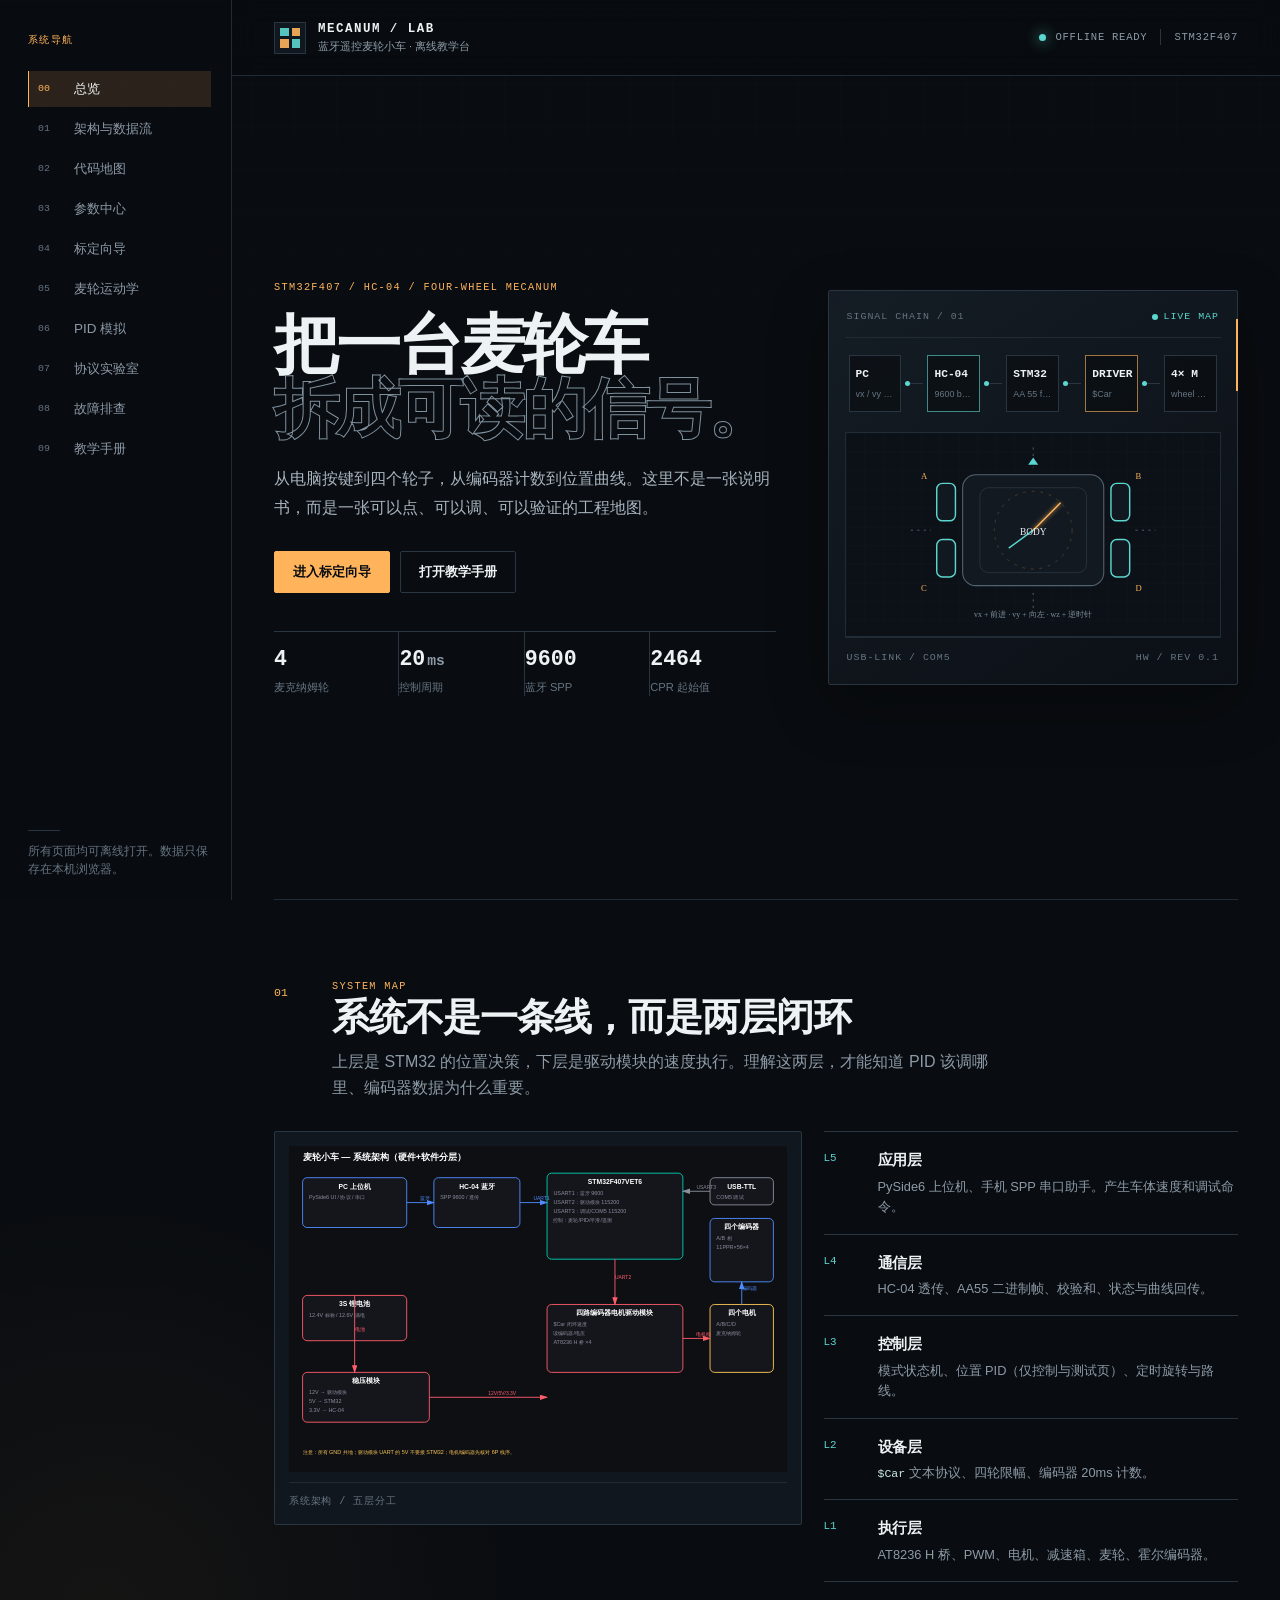
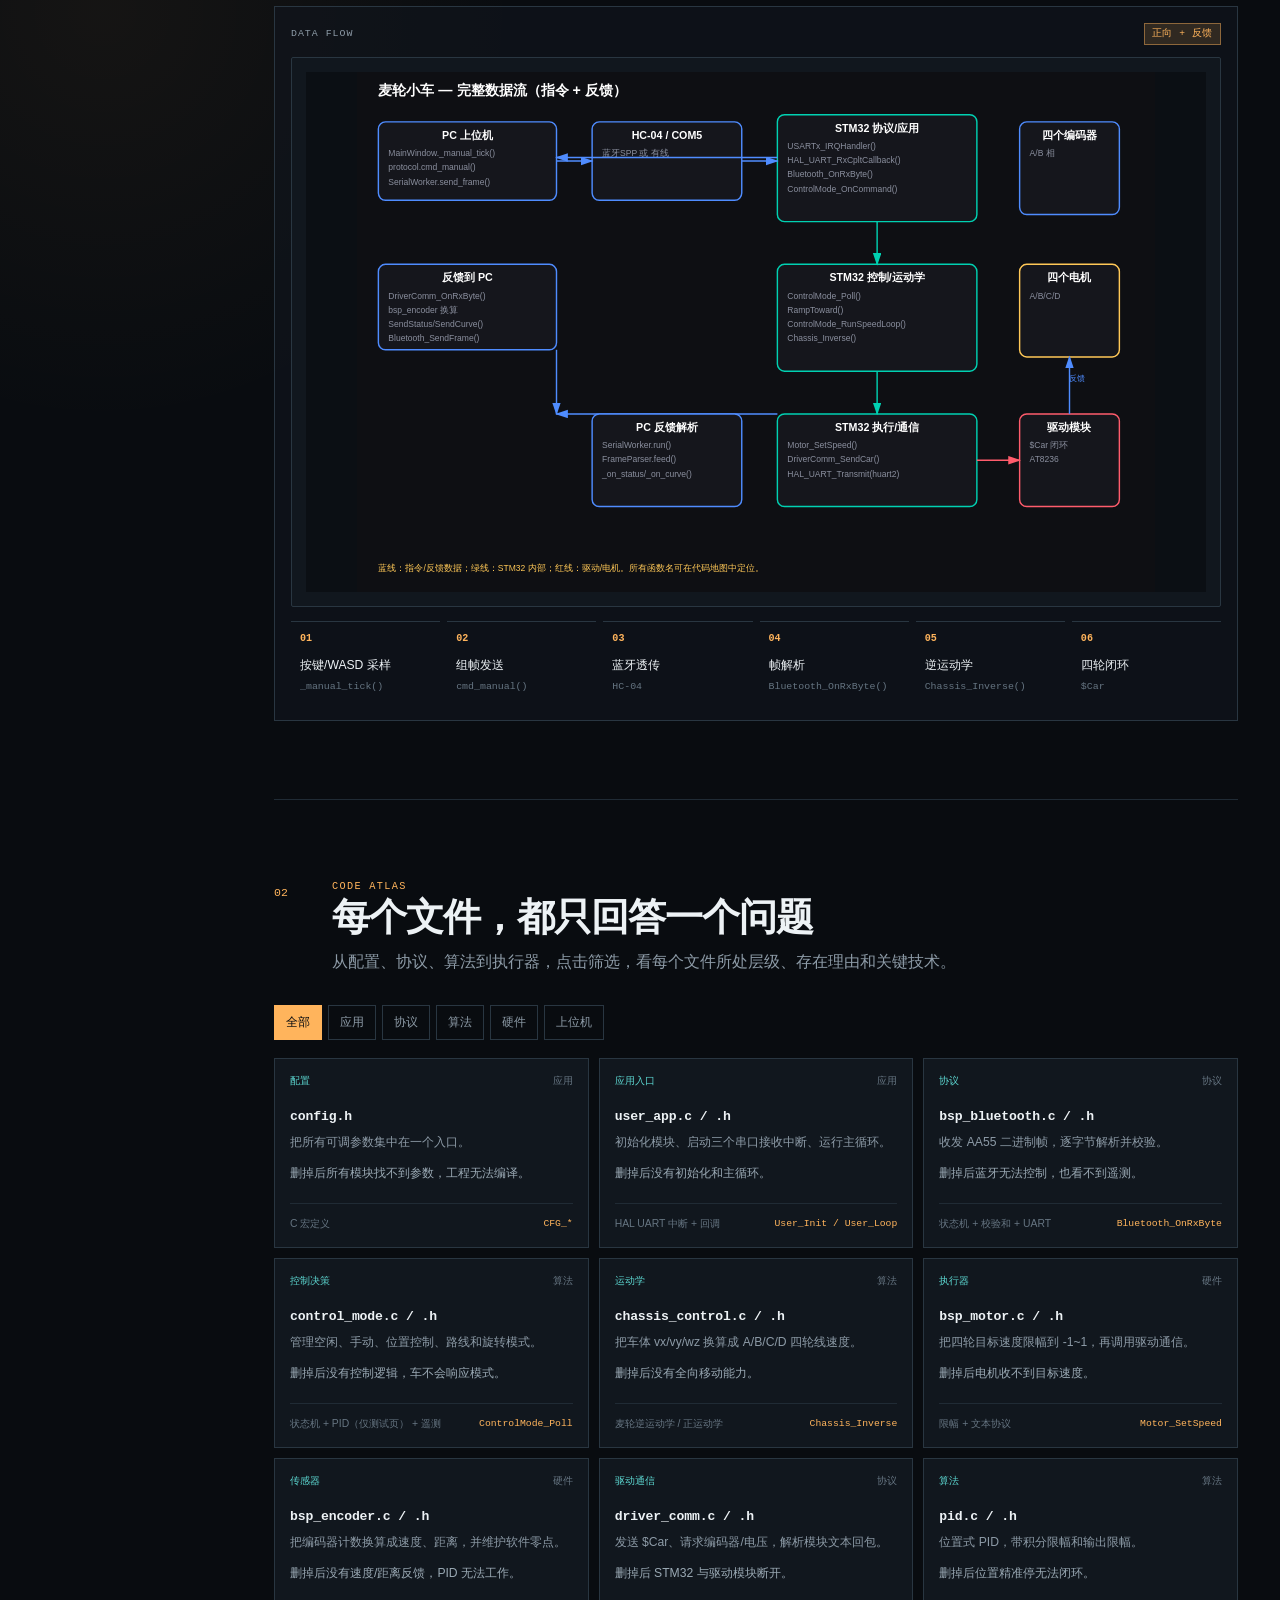
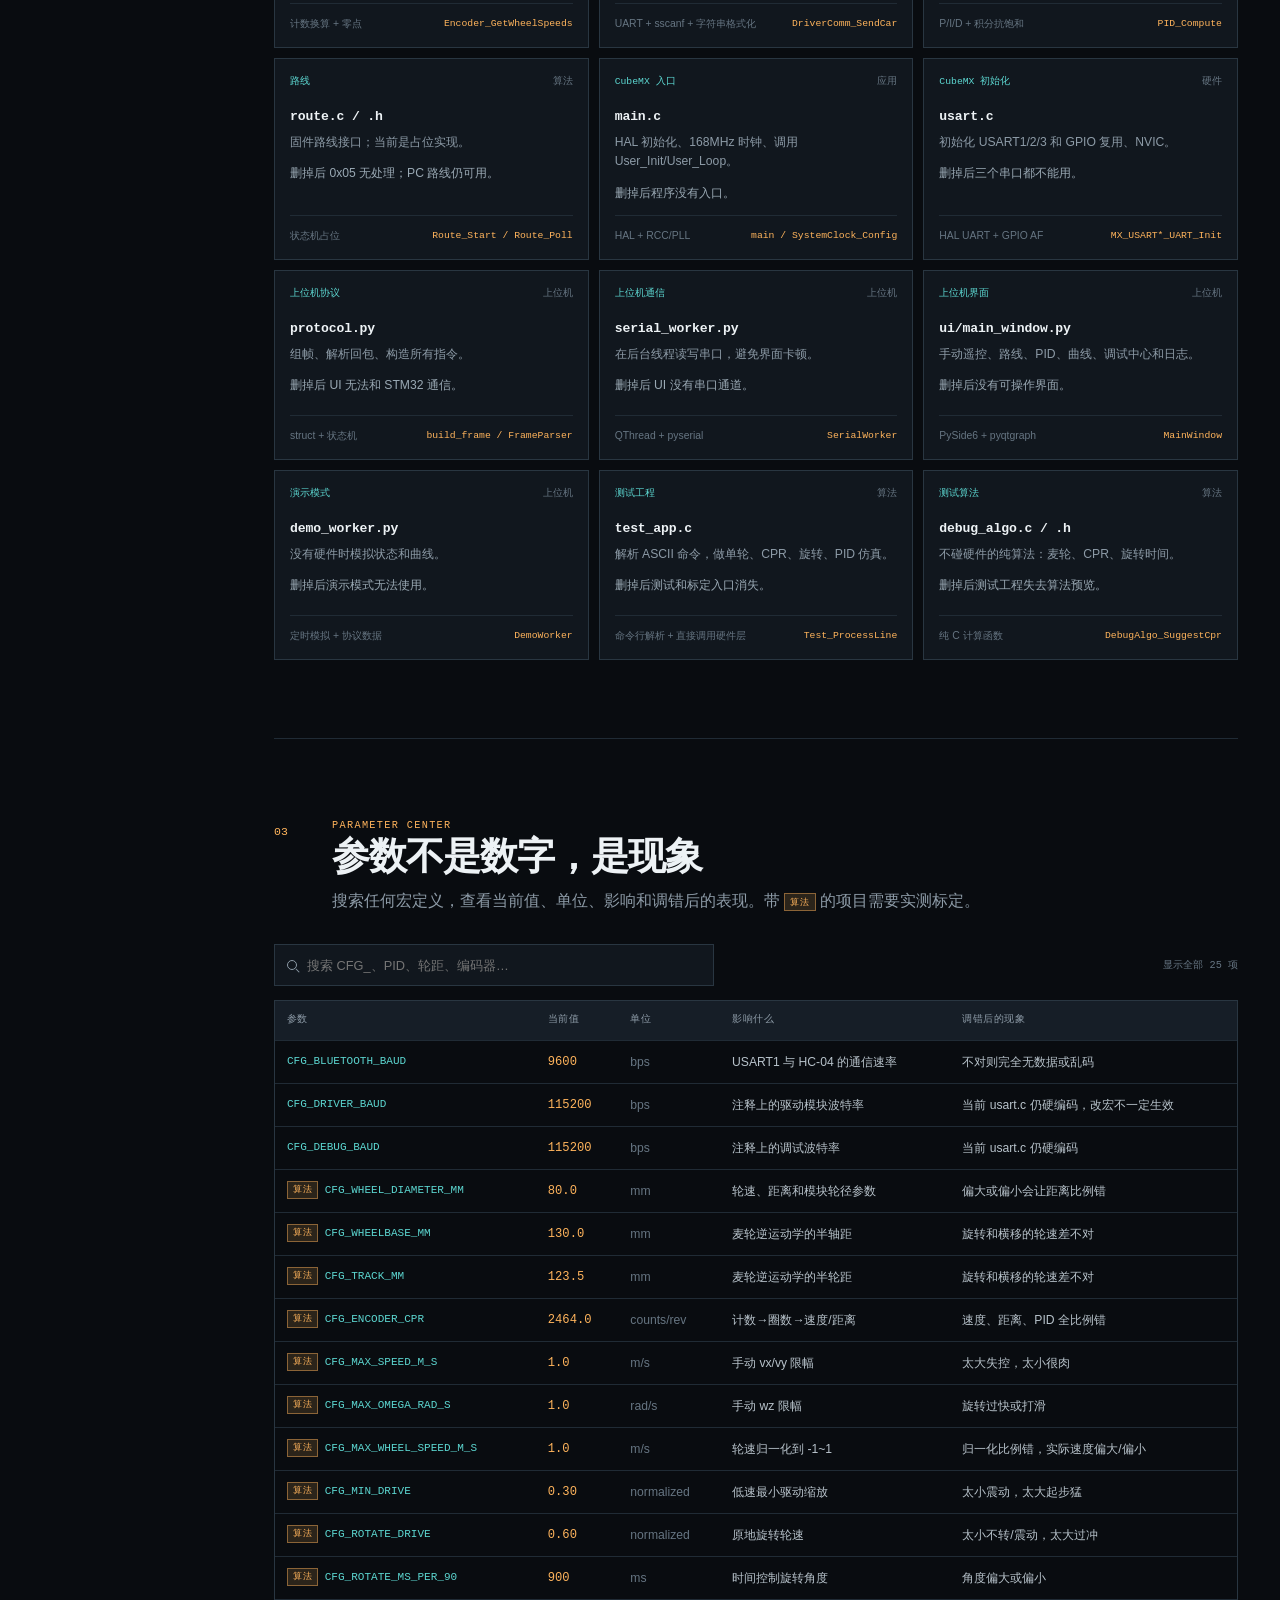
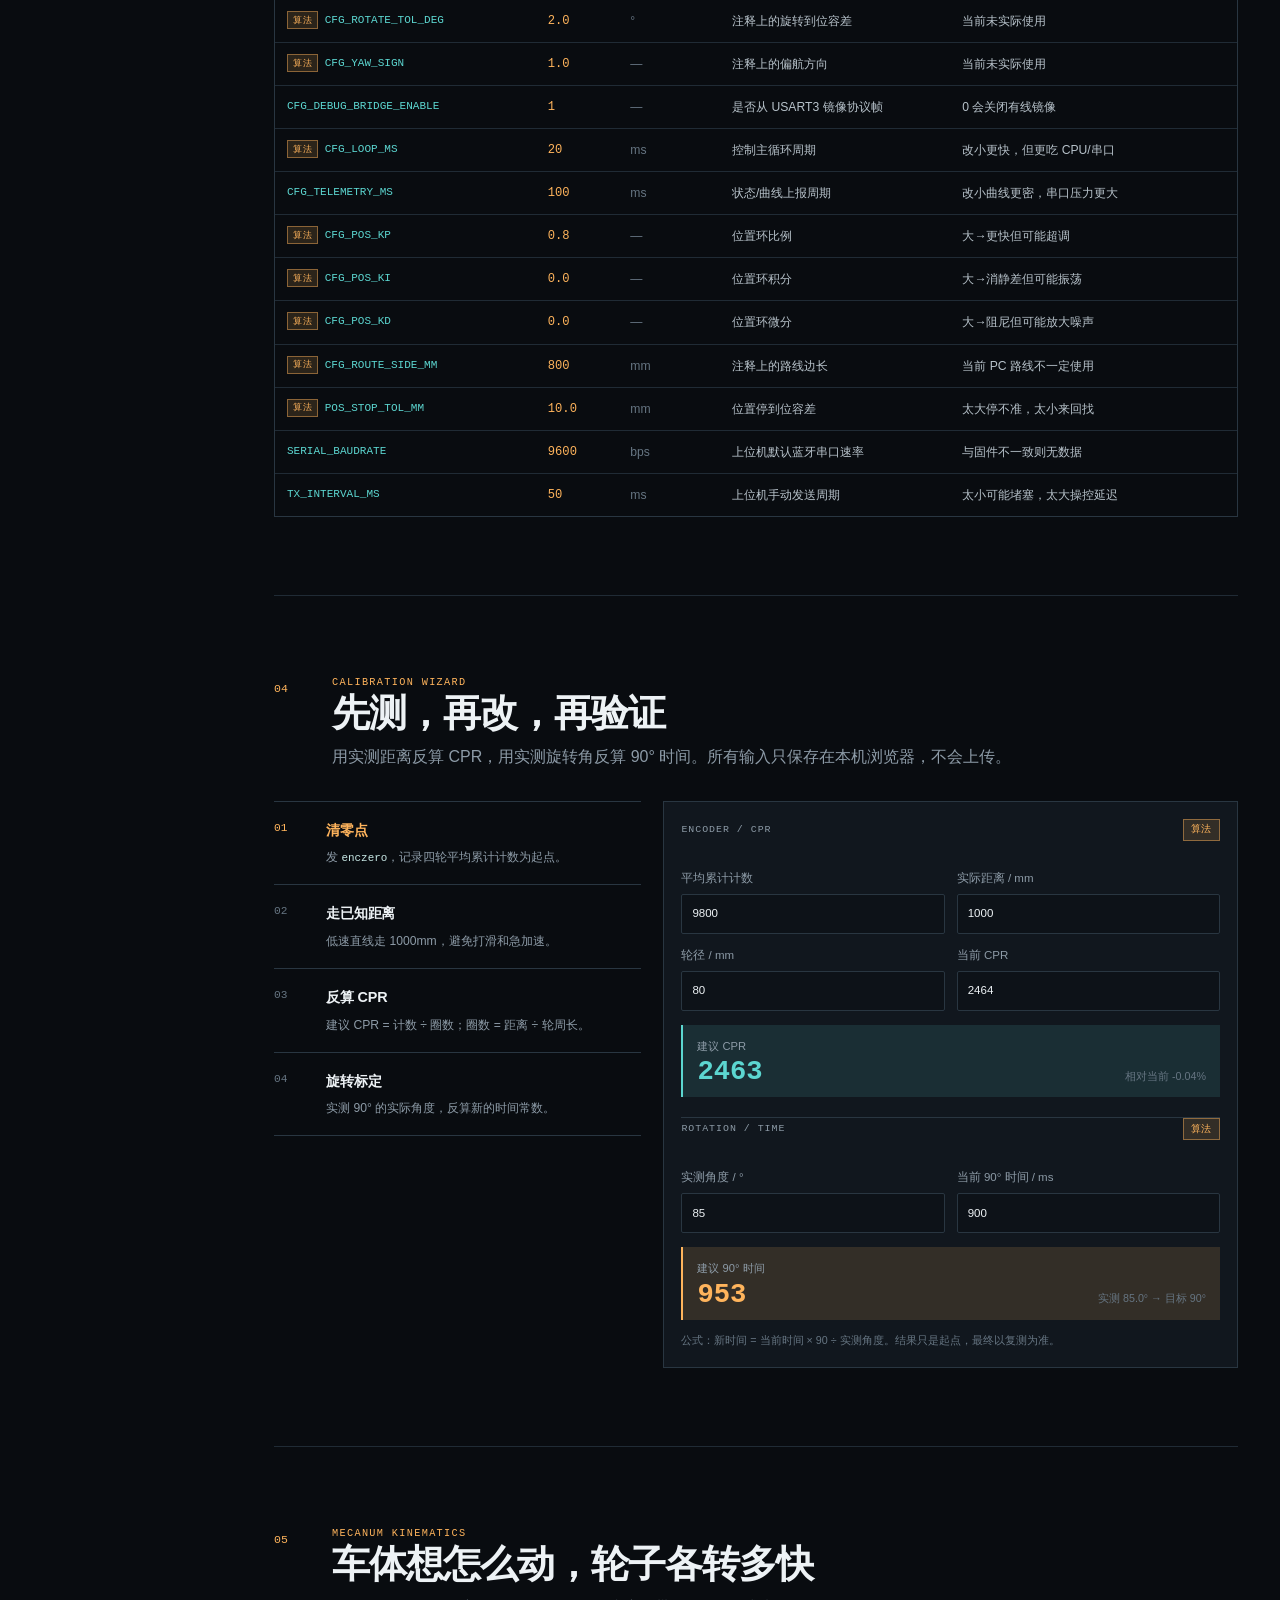
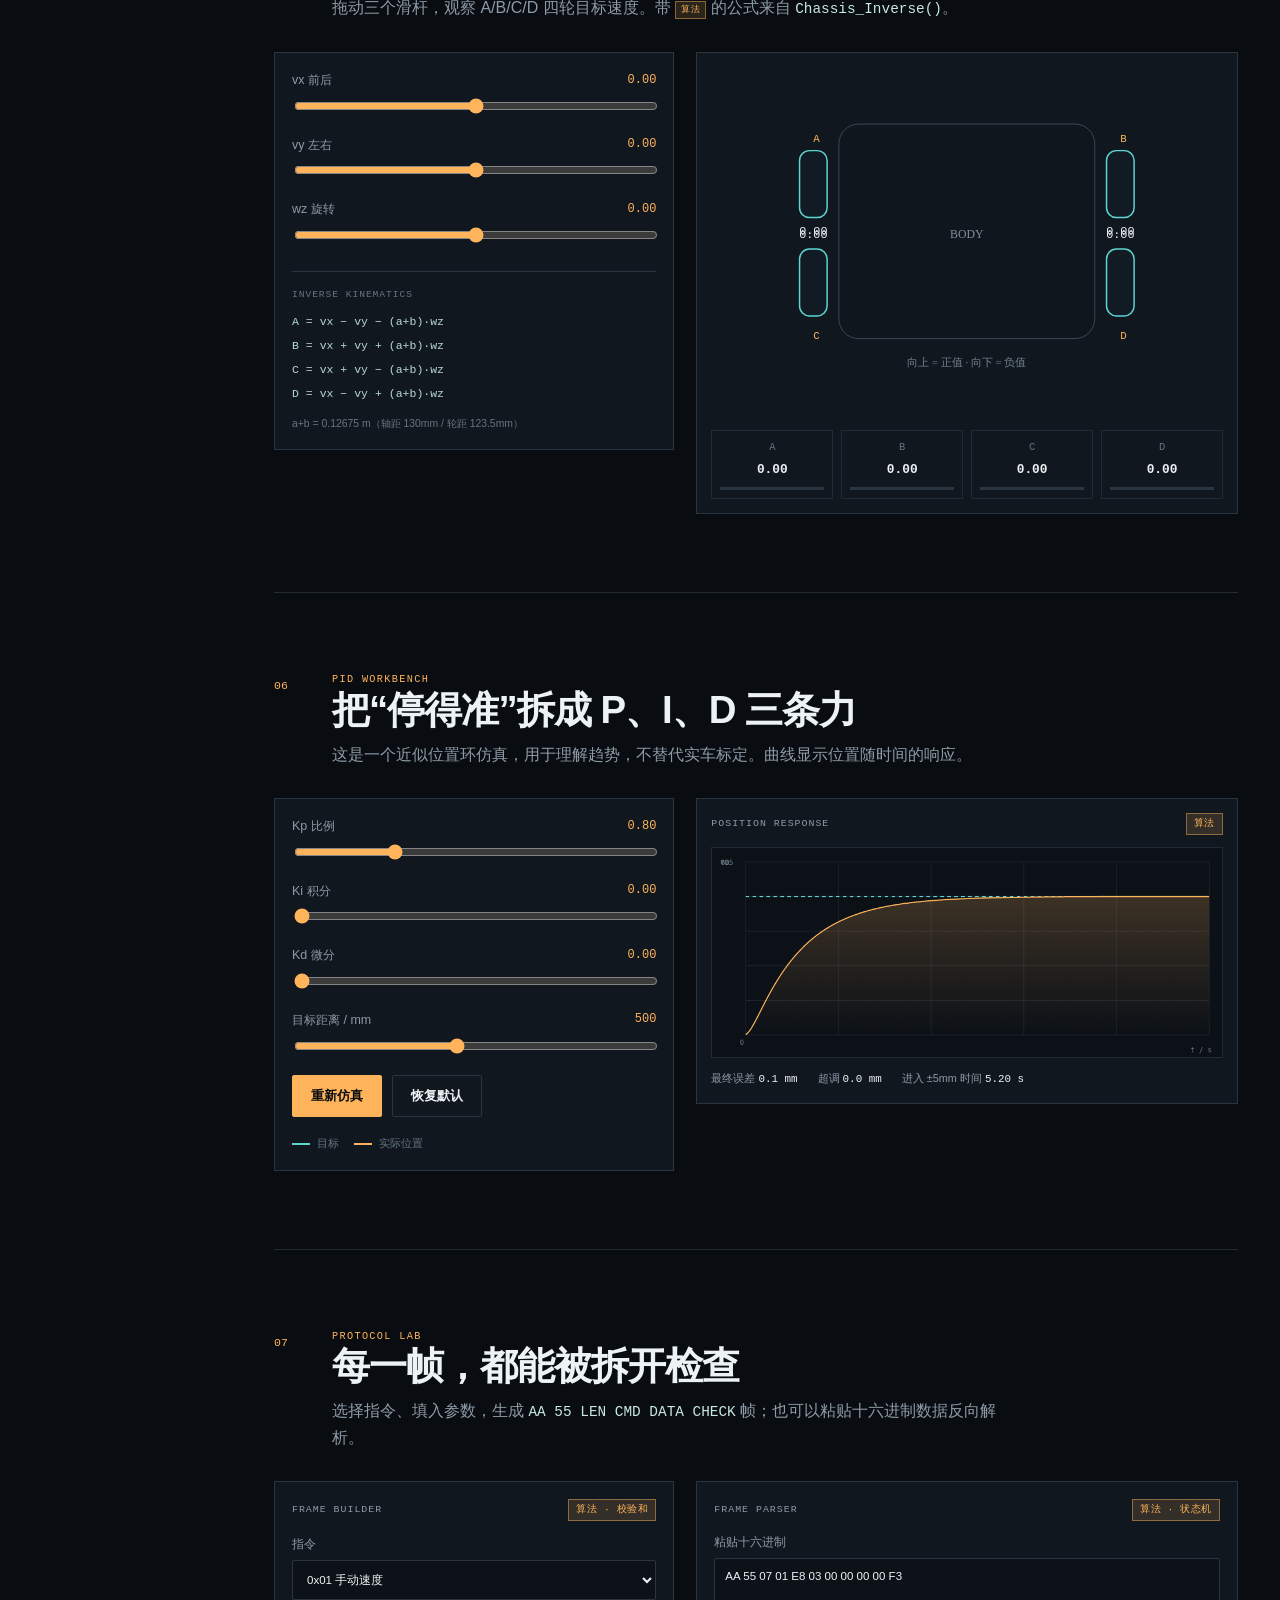
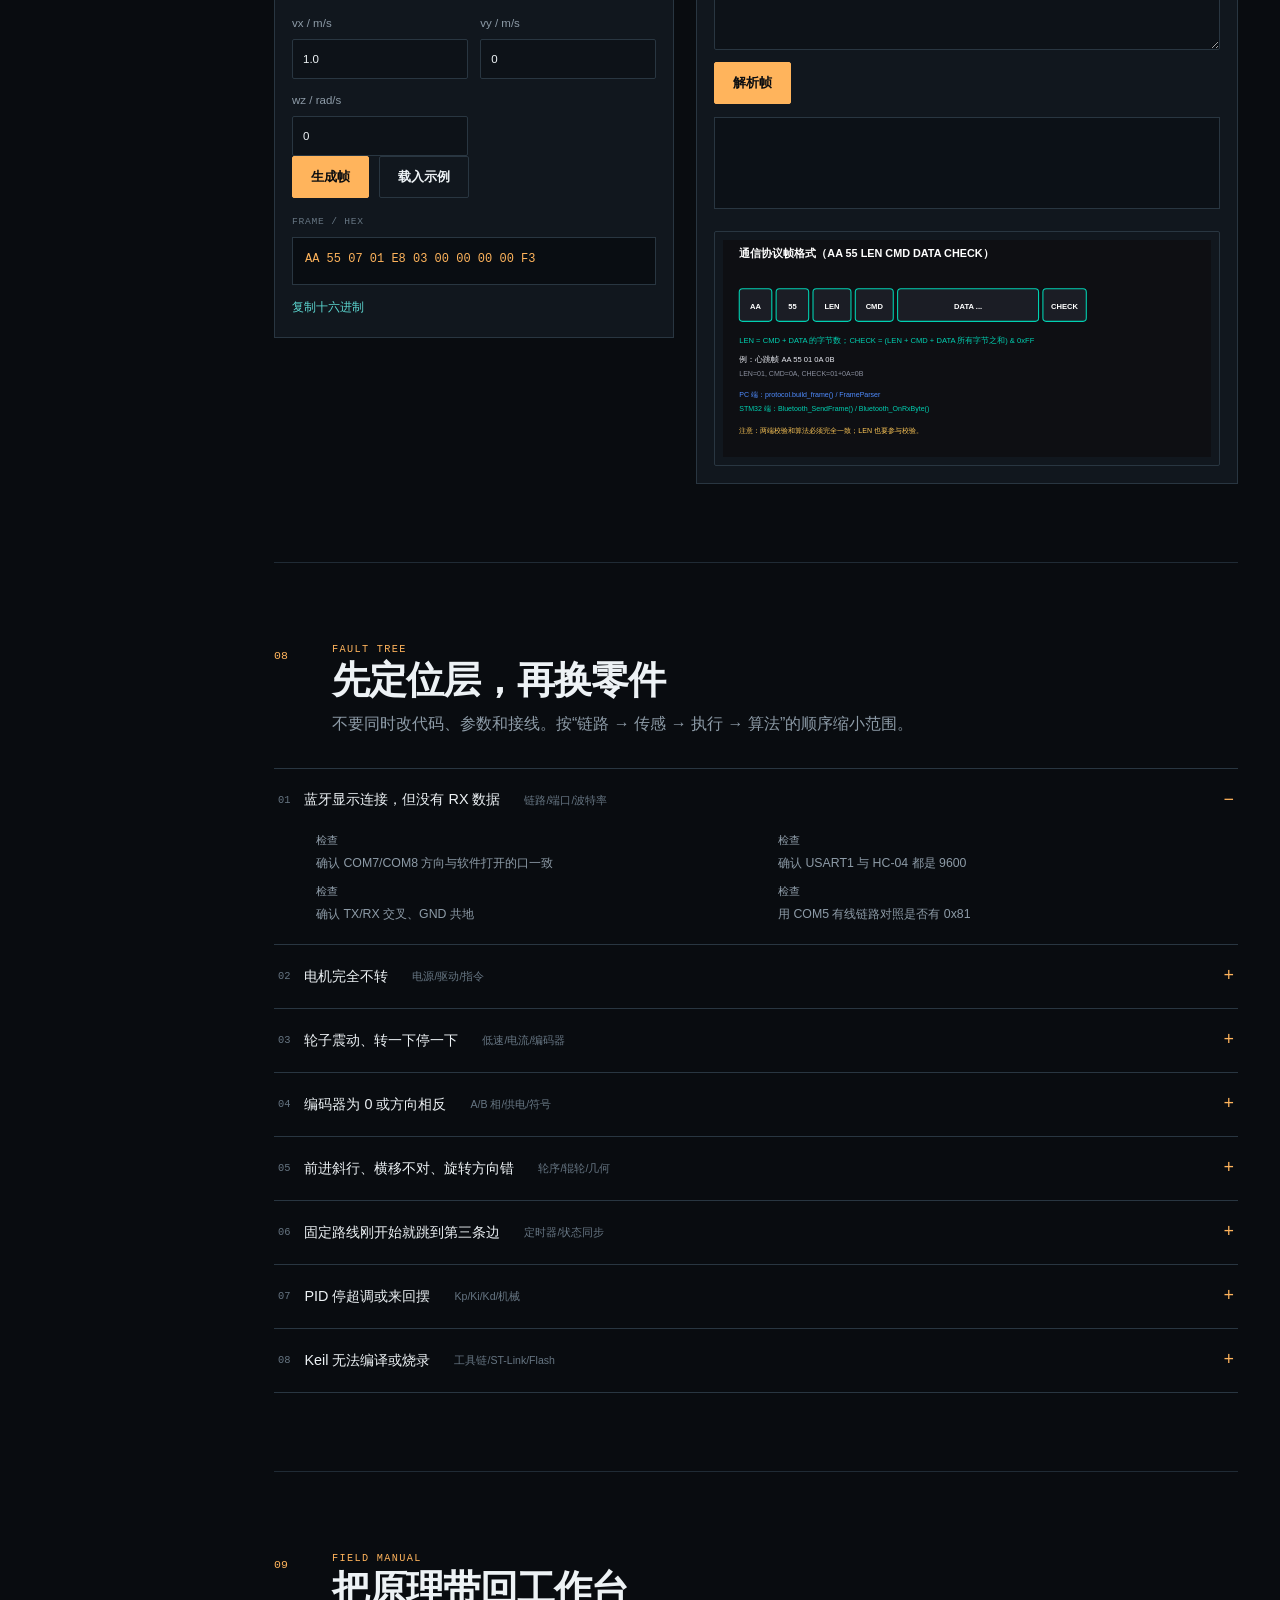
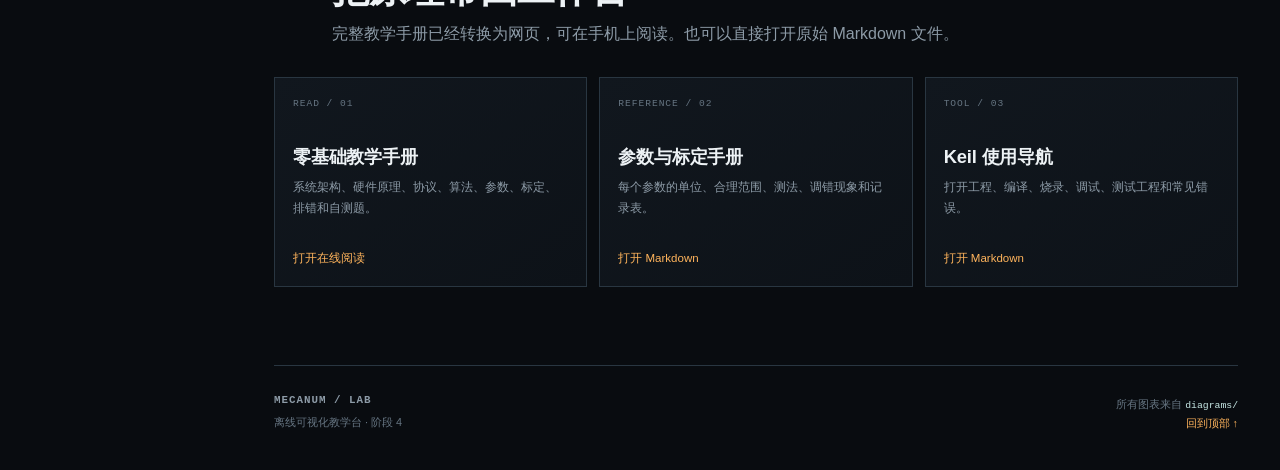
<file: visualization/index.html>
<!doctype html>
<html lang="zh-CN">
<head>
  <meta charset="utf-8">
  <meta name="viewport" content="width=device-width, initial-scale=1">
  <meta name="theme-color" content="#090c10">
  <meta name="description" content="蓝牙遥控麦轮小车离线可视化教学台：架构、代码地图、参数、标定、运动学、PID 和协议实验室。">
  <title>麦轮实验室 · Mecanum Lab</title>
  <link rel="icon" href="assets/favicon.svg" type="image/svg+xml">
  <link rel="stylesheet" href="style.css">
</head>
<body>
  <a class="skip-link" href="#main">跳到主要内容</a>

  <div class="app-shell">
    <header class="topbar">
      <a class="brand" href="#overview" aria-label="返回总览">
        <span class="brand-mark" aria-hidden="true"><i></i><i></i><i></i><i></i></span>
        <span class="brand-text">
          <strong>MECANUM / LAB</strong>
          <small>蓝牙遥控麦轮小车 · 离线教学台</small>
        </span>
      </a>
      <div class="topbar-status" aria-label="项目状态">
        <span class="status-dot" aria-hidden="true"></span>
        <span>OFFLINE READY</span>
        <span class="status-sep" aria-hidden="true"></span>
        <span>STM32F407</span>
      </div>
      <button class="menu-toggle" id="menu-toggle" type="button" aria-expanded="false" aria-controls="side-nav">
        <span></span><span></span><span></span>
        <span class="sr-only">打开导航</span>
      </button>
    </header>

    <aside class="side-nav" id="side-nav" aria-label="章节导航">
      <div class="nav-label">系统导航</div>
      <nav class="nav-list">
        <a class="nav-link" href="#overview"><span>00</span>总览</a>
        <a class="nav-link" href="#architecture"><span>01</span>架构与数据流</a>
        <a class="nav-link" href="#code-map"><span>02</span>代码地图</a>
        <a class="nav-link" href="#parameters"><span>03</span>参数中心</a>
        <a class="nav-link" href="#calibration"><span>04</span>标定向导</a>
        <a class="nav-link" href="#kinematics"><span>05</span>麦轮运动学</a>
        <a class="nav-link" href="#pid"><span>06</span>PID 模拟</a>
        <a class="nav-link" href="#protocol"><span>07</span>协议实验室</a>
        <a class="nav-link" href="#troubleshooting"><span>08</span>故障排查</a>
        <a class="nav-link" href="#manual"><span>09</span>教学手册</a>
      </nav>
      <div class="nav-foot">
        <span class="mini-rule"></span>
        <p>所有页面均可离线打开。数据只保存在本机浏览器。</p>
      </div>
    </aside>

    <main id="main">
      <section class="hero section" id="overview" aria-labelledby="overview-title">
        <div class="hero-copy">
          <p class="eyebrow">STM32F407 / HC-04 / FOUR-WHEEL MECANUM</p>
          <h1 id="overview-title">把一台麦轮车<br><span class="display-outline">拆成可读的信号。</span></h1>
          <p class="hero-lede">从电脑按键到四个轮子，从编码器计数到位置曲线。这里不是一张说明书，而是一张可以点、可以调、可以验证的工程地图。</p>
          <div class="hero-actions">
            <a class="button" href="#calibration">进入标定向导</a>
            <a class="button ghost" href="manual.html">打开教学手册</a>
          </div>
          <div class="hero-metrics" aria-label="关键参数">
            <div class="metric"><strong>4</strong><span>麦克纳姆轮</span></div>
            <div class="metric"><strong>20<small>ms</small></strong><span>控制周期</span></div>
            <div class="metric"><strong>9600</strong><span>蓝牙 SPP</span></div>
            <div class="metric"><strong>2464</strong><span>CPR 起始值</span></div>
          </div>
        </div>

        <div class="hero-board" aria-label="信号链示意图">
          <div class="board-head">
            <span>SIGNAL CHAIN / 01</span>
            <span class="board-live"><i></i> LIVE MAP</span>
          </div>
          <div class="signal-chain">
            <div class="signal-node"><b>PC</b><small>vx / vy / wz</small></div>
            <div class="signal-link"><i></i></div>
            <div class="signal-node accent"><b>HC-04</b><small>9600 baud</small></div>
            <div class="signal-link"><i></i></div>
            <div class="signal-node"><b>STM32</b><small>AA 55 frame</small></div>
            <div class="signal-link"><i></i></div>
            <div class="signal-node warm"><b>DRIVER</b><small>$Car</small></div>
            <div class="signal-link"><i></i></div>
            <div class="signal-node"><b>4× M</b><small>wheel speed</small></div>
          </div>
          <div class="vehicle-wrap">
            <svg class="vehicle-sketch" viewBox="0 0 520 270" role="img" aria-label="麦轮车四轮布局示意图">
              <defs>
                <pattern id="hero-grid" width="26" height="26" patternUnits="userSpaceOnUse">
                  <path d="M 26 0 L 0 0 0 26" fill="none" stroke="currentColor" stroke-opacity=".12" stroke-width="1"/>
                </pattern>
                <filter id="soft-glow"><feGaussianBlur stdDeviation="3" result="blur"/><feMerge><feMergeNode in="blur"/><feMergeNode in="SourceGraphic"/></feMerge></filter>
              </defs>
              <rect width="520" height="270" fill="url(#hero-grid)" opacity=".62"/>
              <path d="M260 20v28M260 222v28M90 135h28M402 135h28" stroke="#6a7885" stroke-dasharray="3 6" stroke-width="1"/>
              <rect x="162" y="58" width="196" height="154" rx="18" fill="#121920" stroke="#526270" stroke-width="1.5"/>
              <rect x="186" y="76" width="148" height="118" rx="12" fill="none" stroke="#2d3b47" stroke-width="1"/>
              <circle cx="260" cy="135" r="54" fill="none" stroke="#ffb45c" stroke-opacity=".3" stroke-dasharray="4 8"/>
              <path d="M260 135l38-38" stroke="#ffb45c" stroke-width="2" filter="url(#soft-glow)"/>
              <path d="M260 135l-34 25" stroke="#5cd6d0" stroke-width="2"/>
              <text x="260" y="141" text-anchor="middle" fill="#e9eef2" font-size="13" font-family="Bahnschrift, Microsoft YaHei">BODY</text>
              <g fill="#111820" stroke="#5cd6d0" stroke-width="2">
                <rect x="126" y="70" width="26" height="52" rx="8"/><rect x="368" y="70" width="26" height="52" rx="8"/>
                <rect x="126" y="148" width="26" height="52" rx="8"/><rect x="368" y="148" width="26" height="52" rx="8"/>
              </g>
              <g fill="#ffb45c" font-family="Cascadia Mono, Consolas" font-size="12">
                <text x="104" y="64">A</text><text x="402" y="64">B</text><text x="104" y="220">C</text><text x="402" y="220">D</text>
              </g>
              <path d="M260 34l-7 10h14z" fill="#5cd6d0"/>
              <text x="260" y="255" text-anchor="middle" fill="#7f8e9b" font-size="11" font-family="Microsoft YaHei">vx + 前进 · vy + 向左 · wz + 逆时针</text>
            </svg>
          </div>
          <div class="board-foot">
            <span>USB-LINK / COM5</span>
            <span>HW / REV 0.1</span>
          </div>
        </div>
      </section>

      <section class="section" id="architecture" aria-labelledby="architecture-title">
        <div class="section-head">
          <span class="section-index">01</span>
          <div>
            <p class="eyebrow">SYSTEM MAP</p>
            <h2 id="architecture-title">系统不是一条线，而是两层闭环</h2>
            <p>上层是 STM32 的位置决策，下层是驱动模块的速度执行。理解这两层，才能知道 PID 该调哪里、编码器数据为什么重要。</p>
          </div>
        </div>

        <div class="split-grid">
          <figure class="diagram-frame">
            <img src="assets/system_architecture.svg" alt="系统架构图：电脑、蓝牙、STM32、驱动模块、电机与编码器分层">
            <figcaption>系统架构 / 五层分工</figcaption>
          </figure>
          <div class="layer-stack">
            <article class="layer-row">
              <span class="layer-code">L5</span>
              <div><h3>应用层</h3><p>PySide6 上位机、手机 SPP 串口助手。产生车体速度和调试命令。</p></div>
            </article>
            <article class="layer-row">
              <span class="layer-code">L4</span>
              <div><h3>通信层</h3><p>HC-04 透传、AA55 二进制帧、校验和、状态与曲线回传。</p></div>
            </article>
            <article class="layer-row">
              <span class="layer-code">L3</span>
              <div><h3>控制层</h3><p>模式状态机、位置 PID（仅控制与测试页）、定时旋转与路线。</p></div>
            </article>
            <article class="layer-row">
              <span class="layer-code">L2</span>
              <div><h3>设备层</h3><p><code>$Car</code> 文本协议、四轮限幅、编码器 20ms 计数。</p></div>
            </article>
            <article class="layer-row">
              <span class="layer-code">L1</span>
              <div><h3>执行层</h3><p>AT8236 H 桥、PWM、电机、减速箱、麦轮、霍尔编码器。</p></div>
            </article>
          </div>
        </div>

        <div class="flow-panel">
          <div class="panel-title"><span>DATA FLOW</span><span class="algo-badge">正向 + 反馈</span></div>
          <figure class="diagram-frame compact">
            <img src="assets/data_flow.svg" alt="从电脑指令到四个轮子，再通过编码器回到电脑的数据流图">
          </figure>
          <div class="flow-steps" role="list">
            <div role="listitem"><b>01</b><span>按键/WASD 采样</span><code>_manual_tick()</code></div>
            <div role="listitem"><b>02</b><span>组帧发送</span><code>cmd_manual()</code></div>
            <div role="listitem"><b>03</b><span>蓝牙透传</span><code>HC-04</code></div>
            <div role="listitem"><b>04</b><span>帧解析</span><code>Bluetooth_OnRxByte()</code></div>
            <div role="listitem"><b>05</b><span>逆运动学</span><code>Chassis_Inverse()</code></div>
            <div role="listitem"><b>06</b><span>四轮闭环</span><code>$Car</code></div>
          </div>
        </div>
      </section>

      <section class="section" id="code-map" aria-labelledby="code-title">
        <div class="section-head">
          <span class="section-index">02</span>
          <div>
            <p class="eyebrow">CODE ATLAS</p>
            <h2 id="code-title">每个文件，都只回答一个问题</h2>
            <p>从配置、协议、算法到执行器，点击筛选，看每个文件所处层级、存在理由和关键技术。</p>
          </div>
        </div>
        <div class="filter-bar" role="group" aria-label="代码文件筛选">
          <button class="filter-button is-active" type="button" data-code-filter="全部">全部</button>
          <button class="filter-button" type="button" data-code-filter="应用">应用</button>
          <button class="filter-button" type="button" data-code-filter="协议">协议</button>
          <button class="filter-button" type="button" data-code-filter="算法">算法</button>
          <button class="filter-button" type="button" data-code-filter="硬件">硬件</button>
          <button class="filter-button" type="button" data-code-filter="上位机">上位机</button>
        </div>
        <div class="code-grid" id="code-grid" aria-live="polite"></div>
      </section>

      <section class="section" id="parameters" aria-labelledby="parameters-title">
        <div class="section-head">
          <span class="section-index">03</span>
          <div>
            <p class="eyebrow">PARAMETER CENTER</p>
            <h2 id="parameters-title">参数不是数字，是现象</h2>
            <p>搜索任何宏定义，查看当前值、单位、影响和调错后的表现。带 <span class="algo-badge inline">算法</span> 的项目需要实测标定。</p>
          </div>
        </div>
        <div class="toolbar">
          <label class="search-box" for="param-search">
            <span class="search-icon" aria-hidden="true"></span>
            <input id="param-search" type="search" placeholder="搜索 CFG_、PID、轮距、编码器…" autocomplete="off">
          </label>
          <span class="toolbar-note" id="param-count">显示全部参数</span>
        </div>
        <div class="table-wrap">
          <table class="data-table" id="param-table">
            <thead>
              <tr><th scope="col">参数</th><th scope="col">当前值</th><th scope="col">单位</th><th scope="col">影响什么</th><th scope="col">调错后的现象</th></tr>
            </thead>
            <tbody id="param-body"></tbody>
          </table>
        </div>
      </section>

      <section class="section" id="calibration" aria-labelledby="calibration-title">
        <div class="section-head">
          <span class="section-index">04</span>
          <div>
            <p class="eyebrow">CALIBRATION WIZARD</p>
            <h2 id="calibration-title">先测，再改，再验证</h2>
            <p>用实测距离反算 CPR，用实测旋转角反算 90° 时间。所有输入只保存在本机浏览器，不会上传。</p>
          </div>
        </div>

        <div class="wizard-grid">
          <div class="wizard-steps">
            <article class="wizard-step is-current"><span>01</span><div><h3>清零点</h3><p>发 <code>enczero</code>，记录四轮平均累计计数为起点。</p></div></article>
            <article class="wizard-step"><span>02</span><div><h3>走已知距离</h3><p>低速直线走 1000mm，避免打滑和急加速。</p></div></article>
            <article class="wizard-step"><span>03</span><div><h3>反算 CPR</h3><p>建议 CPR = 计数 ÷ 圈数；圈数 = 距离 ÷ 轮周长。</p></div></article>
            <article class="wizard-step"><span>04</span><div><h3>旋转标定</h3><p>实测 90° 的实际角度，反算新的时间常数。</p></div></article>
          </div>

          <div class="calibration-panel">
            <div class="panel-title"><span>ENCODER / CPR</span><span class="algo-badge">算法</span></div>
            <div class="form-grid">
              <label>平均累计计数<input id="cal-counts" type="number" min="0" step="1" value="9800" inputmode="numeric"></label>
              <label>实际距离 / mm<input id="cal-distance" type="number" min="1" step="1" value="1000" inputmode="decimal"></label>
              <label>轮径 / mm<input id="cal-diameter" type="number" min="1" step="0.1" value="80" inputmode="decimal"></label>
              <label>当前 CPR<input id="cal-current-cpr" type="number" min="1" step="1" value="2464" inputmode="decimal"></label>
            </div>
            <div class="calc-result" id="cpr-result" aria-live="polite">
              <span>建议 CPR</span><strong>2464</strong><small>等待输入</small>
            </div>
            <div class="panel-divider"></div>
            <div class="panel-title"><span>ROTATION / TIME</span><span class="algo-badge">算法</span></div>
            <div class="form-grid">
              <label>实测角度 / °<input id="cal-measured" type="number" min="0.1" step="0.1" value="85" inputmode="decimal"></label>
              <label>当前 90° 时间 / ms<input id="cal-current-ms" type="number" min="1" step="1" value="900" inputmode="numeric"></label>
            </div>
            <div class="calc-result warm" id="rotate-result" aria-live="polite">
              <span>建议 90° 时间</span><strong>953</strong><small>等待输入</small>
            </div>
            <p class="form-note">公式：新时间 = 当前时间 × 90 ÷ 实测角度。结果只是起点，最终以复测为准。</p>
          </div>
        </div>
      </section>

      <section class="section" id="kinematics" aria-labelledby="kinematics-title">
        <div class="section-head">
          <span class="section-index">05</span>
          <div>
            <p class="eyebrow">MECANUM KINEMATICS</p>
            <h2 id="kinematics-title">车体想怎么动，轮子各转多快</h2>
            <p>拖动三个滑杆，观察 A/B/C/D 四轮目标速度。带 <span class="algo-badge inline">算法</span> 的公式来自 <code>Chassis_Inverse()</code>。</p>
          </div>
        </div>

        <div class="kinematics-grid">
          <div class="control-panel">
            <div class="slider-row"><label for="kin-vx">vx 前后</label><output id="kin-vx-out">0.00</output><input id="kin-vx" type="range" min="-1" max="1" step="0.01" value="0"></div>
            <div class="slider-row"><label for="kin-vy">vy 左右</label><output id="kin-vy-out">0.00</output><input id="kin-vy" type="range" min="-1" max="1" step="0.01" value="0"></div>
            <div class="slider-row"><label for="kin-wz">wz 旋转</label><output id="kin-wz-out">0.00</output><input id="kin-wz" type="range" min="-1.5" max="1.5" step="0.01" value="0"></div>
            <div class="formula-block">
              <span>INVERSE KINEMATICS</span>
              <code>A = vx − vy − (a+b)·wz</code>
              <code>B = vx + vy + (a+b)·wz</code>
              <code>C = vx + vy − (a+b)·wz</code>
              <code>D = vx − vy + (a+b)·wz</code>
              <small>a+b = 0.12675 m（轴距 130mm / 轮距 123.5mm）</small>
            </div>
          </div>

          <div class="kinematics-visual">
            <svg viewBox="0 0 520 350" role="img" aria-label="四轮目标速度可视化">
              <defs>
                <linearGradient id="bar-fill" x1="0" y1="1" x2="0" y2="0"><stop offset="0" stop-color="#5cd6d0"/><stop offset="1" stop-color="#ffb45c"/></linearGradient>
              </defs>
              <rect x="130" y="58" width="260" height="218" rx="20" fill="#10161d" stroke="#3a4854"/>
              <text x="260" y="174" text-anchor="middle" fill="#80909d" font-family="Cascadia Mono, Consolas" font-size="12">BODY</text>
              <g class="wheel-visual" id="wheel-a"><rect x="90" y="85" width="28" height="68" rx="10"/><text x="104" y="76">A</text><text x="104" y="174" class="wheel-value">0.00</text></g>
              <g class="wheel-visual" id="wheel-b"><rect x="402" y="85" width="28" height="68" rx="10"/><text x="416" y="76">B</text><text x="416" y="174" class="wheel-value">0.00</text></g>
              <g class="wheel-visual" id="wheel-c"><rect x="90" y="185" width="28" height="68" rx="10"/><text x="104" y="276">C</text><text x="104" y="170" class="wheel-value">0.00</text></g>
              <g class="wheel-visual" id="wheel-d"><rect x="402" y="185" width="28" height="68" rx="10"/><text x="416" y="276">D</text><text x="416" y="170" class="wheel-value">0.00</text></g>
              <path class="motion-arrow" id="motion-arrow" d="M260 166l0-26" marker-end="url(#arrowhead)"/>
              <defs><marker id="arrowhead" markerWidth="8" markerHeight="8" refX="4" refY="4" orient="auto"><path d="M0 0L8 4L0 8z" fill="#5cd6d0"/></marker></defs>
              <text x="260" y="304" text-anchor="middle" fill="#73828e" font-size="11" font-family="Microsoft YaHei">向上 = 正值 · 向下 = 负值</text>
            </svg>
            <div class="wheel-bars" id="wheel-bars" aria-label="四轮归一化目标速度"></div>
          </div>
        </div>
      </section>

      <section class="section" id="pid" aria-labelledby="pid-title">
        <div class="section-head">
          <span class="section-index">06</span>
          <div>
            <p class="eyebrow">PID WORKBENCH</p>
            <h2 id="pid-title">把“停得准”拆成 P、I、D 三条力</h2>
            <p>这是一个近似位置环仿真，用于理解趋势，不替代实车标定。曲线显示位置随时间的响应。</p>
          </div>
        </div>

        <div class="pid-grid">
          <div class="sim-controls">
            <div class="slider-row"><label for="pid-kp">Kp 比例</label><output id="pid-kp-out">0.80</output><input id="pid-kp" type="range" min="0" max="3" step="0.01" value="0.8"></div>
            <div class="slider-row"><label for="pid-ki">Ki 积分</label><output id="pid-ki-out">0.00</output><input id="pid-ki" type="range" min="0" max="1" step="0.01" value="0"></div>
            <div class="slider-row"><label for="pid-kd">Kd 微分</label><output id="pid-kd-out">0.00</output><input id="pid-kd" type="range" min="0" max="1" step="0.01" value="0"></div>
            <div class="slider-row"><label for="pid-target">目标距离 / mm</label><output id="pid-target-out">500</output><input id="pid-target" type="range" min="100" max="1000" step="10" value="500"></div>
            <div class="button-row">
              <button class="button" type="button" id="pid-run">重新仿真</button>
              <button class="button ghost" type="button" id="pid-reset">恢复默认</button>
            </div>
            <div class="pid-legend"><span class="legend-line target"></span>目标 <span class="legend-line actual"></span>实际位置</div>
          </div>
          <div class="chart-panel">
            <div class="panel-title"><span>POSITION RESPONSE</span><span class="algo-badge">算法</span></div>
            <canvas id="pid-chart" width="880" height="360" aria-label="PID 位置响应曲线"></canvas>
            <div class="pid-stats" id="pid-stats" aria-live="polite"></div>
          </div>
        </div>
      </section>

      <section class="section" id="protocol" aria-labelledby="protocol-title">
        <div class="section-head">
          <span class="section-index">07</span>
          <div>
            <p class="eyebrow">PROTOCOL LAB</p>
            <h2 id="protocol-title">每一帧，都能被拆开检查</h2>
            <p>选择指令、填入参数，生成 <code>AA 55 LEN CMD DATA CHECK</code> 帧；也可以粘贴十六进制数据反向解析。</p>
          </div>
        </div>

        <div class="protocol-grid">
          <div class="protocol-builder">
            <div class="panel-title"><span>FRAME BUILDER</span><span class="algo-badge">算法 · 校验和</span></div>
            <label class="select-label">指令
              <select id="proto-command">
                <option value="manual">0x01 手动速度</option>
                <option value="brake-fast">0x02 急刹停</option>
                <option value="pid-stop">0x04 位置 PID 停</option>
                <option value="rotate">0x0D 原地旋转</option>
                <option value="heartbeat">0x0A 心跳</option>
                <option value="stop">0x06 急停</option>
              </select>
            </label>
            <div id="proto-fields" class="form-grid protocol-fields"></div>
            <div class="button-row">
              <button class="button" type="button" id="proto-build">生成帧</button>
              <button class="button ghost" type="button" id="proto-preset">载入示例</button>
            </div>
            <div class="code-output-label">FRAME / HEX</div>
            <pre class="code-output" id="proto-output">AA 55 07 01 E8 03 00 00 00 00 F3</pre>
            <button class="text-button" type="button" id="proto-copy">复制十六进制</button>
          </div>

          <div class="protocol-parser">
            <div class="panel-title"><span>FRAME PARSER</span><span class="algo-badge">算法 · 状态机</span></div>
            <label class="select-label">粘贴十六进制
              <textarea id="proto-input" rows="4" spellcheck="false">AA 55 07 01 E8 03 00 00 00 00 F3</textarea>
            </label>
            <button class="button" type="button" id="proto-parse">解析帧</button>
            <div class="parse-result" id="proto-parse-result" aria-live="polite"></div>
            <figure class="diagram-frame tiny">
              <img src="assets/protocol_frame.svg" alt="协议帧结构示意图">
            </figure>
          </div>
        </div>
      </section>

      <section class="section" id="troubleshooting" aria-labelledby="troubleshooting-title">
        <div class="section-head">
          <span class="section-index">08</span>
          <div>
            <p class="eyebrow">FAULT TREE</p>
            <h2 id="troubleshooting-title">先定位层，再换零件</h2>
            <p>不要同时改代码、参数和接线。按“链路 → 传感 → 执行 → 算法”的顺序缩小范围。</p>
          </div>
        </div>
        <div class="trouble-list" id="trouble-list"></div>
      </section>

      <section class="section manual-section" id="manual" aria-labelledby="manual-title">
        <div class="section-head">
          <span class="section-index">09</span>
          <div>
            <p class="eyebrow">FIELD MANUAL</p>
            <h2 id="manual-title">把原理带回工作台</h2>
            <p>完整教学手册已经转换为网页，可在手机上阅读。也可以直接打开原始 Markdown 文件。</p>
          </div>
        </div>
        <div class="manual-grid">
          <a class="manual-card" href="manual.html">
            <span>READ / 01</span>
            <h3>零基础教学手册</h3>
            <p>系统架构、硬件原理、协议、算法、参数、标定、排错和自测题。</p>
            <b>打开在线阅读</b>
          </a>
          <a class="manual-card" href="../参数手册.md">
            <span>REFERENCE / 02</span>
            <h3>参数与标定手册</h3>
            <p>每个参数的单位、合理范围、测法、调错现象和记录表。</p>
            <b>打开 Markdown</b>
          </a>
          <a class="manual-card" href="../Keil使用导航.md">
            <span>TOOL / 03</span>
            <h3>Keil 使用导航</h3>
            <p>打开工程、编译、烧录、调试、测试工程和常见错误。</p>
            <b>打开 Markdown</b>
          </a>
        </div>
      </section>

      <footer class="site-footer">
        <div>
          <strong>MECANUM / LAB</strong>
          <span>离线可视化教学台 · 阶段 4</span>
        </div>
        <div class="footer-right">
          <span>所有图表来自 <code>diagrams/</code></span>
          <a href="#overview">回到顶部 ↑</a>
        </div>
      </footer>
    </main>
  </div>

  <script src="app.js"></script>
</body>
</html>
</file>
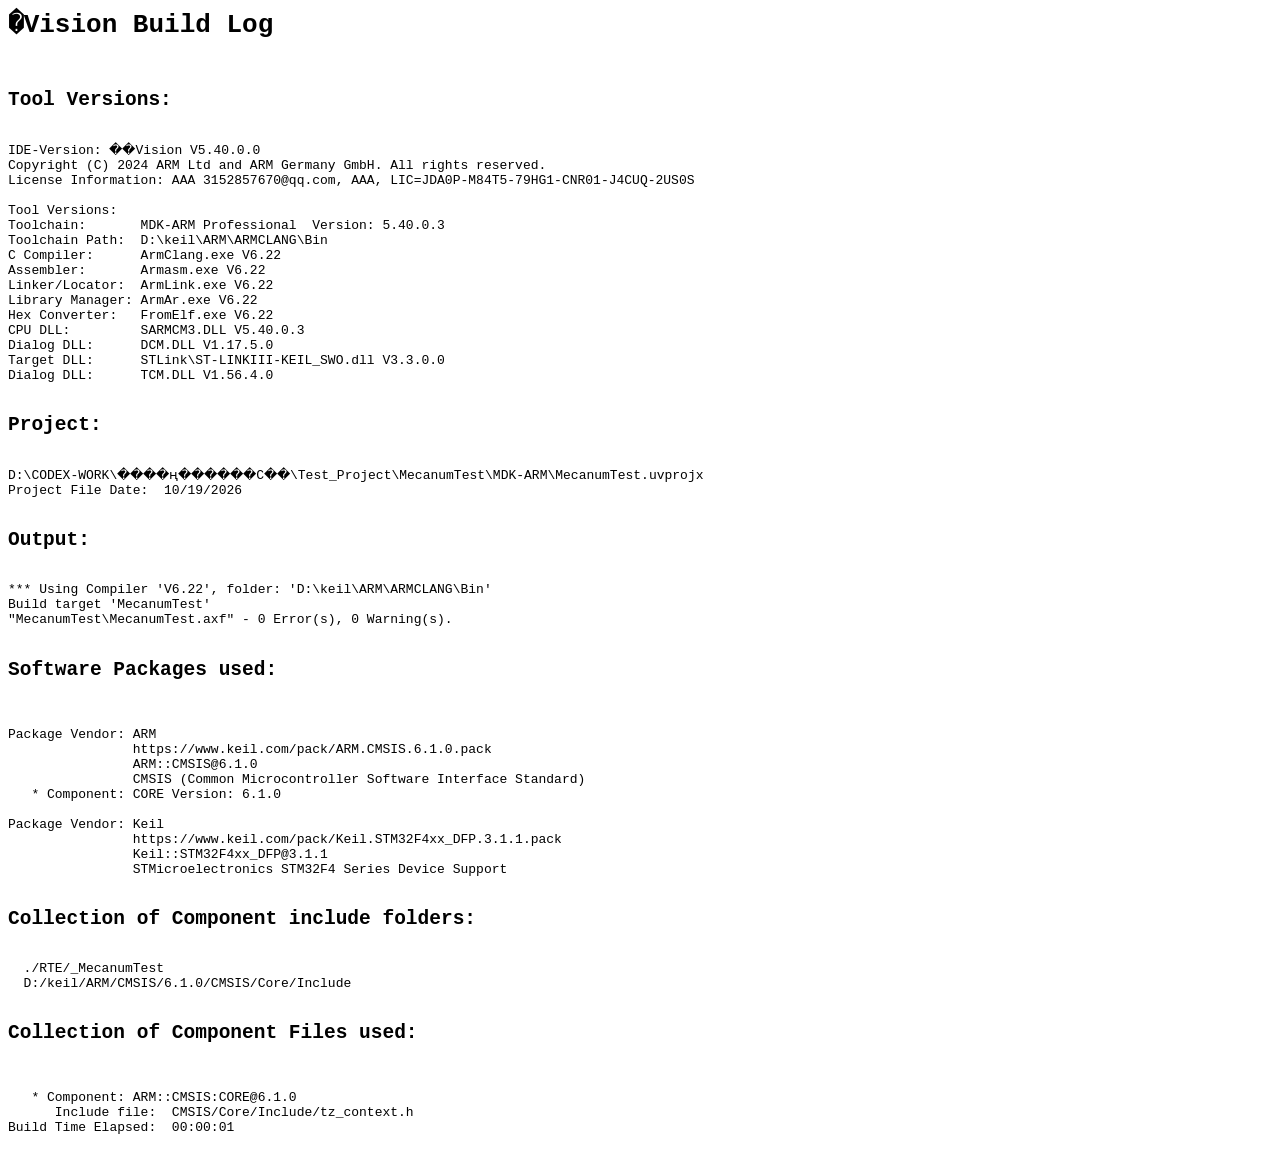
<file: Test_Project/MecanumTest/MDK-ARM/MecanumTest/MecanumTest.build_log.htm>
<html>
<body>
<pre>
<h1>�Vision Build Log</h1>
<h2>Tool Versions:</h2>
IDE-Version: ��Vision V5.40.0.0
Copyright (C) 2024 ARM Ltd and ARM Germany GmbH. All rights reserved.
License Information: AAA 3152857670@qq.com, AAA, LIC=JDA0P-M84T5-79HG1-CNR01-J4CUQ-2US0S
 
Tool Versions:
Toolchain:       MDK-ARM Professional  Version: 5.40.0.3
Toolchain Path:  D:\keil\ARM\ARMCLANG\Bin
C Compiler:      ArmClang.exe V6.22
Assembler:       Armasm.exe V6.22
Linker/Locator:  ArmLink.exe V6.22
Library Manager: ArmAr.exe V6.22
Hex Converter:   FromElf.exe V6.22
CPU DLL:         SARMCM3.DLL V5.40.0.3
Dialog DLL:      DCM.DLL V1.17.5.0
Target DLL:      STLink\ST-LINKIII-KEIL_SWO.dll V3.3.0.0
Dialog DLL:      TCM.DLL V1.56.4.0
 
<h2>Project:</h2>
D:\CODEX-WORK\����ң������С��\Test_Project\MecanumTest\MDK-ARM\MecanumTest.uvprojx
Project File Date:  10/19/2026

<h2>Output:</h2>
*** Using Compiler 'V6.22', folder: 'D:\keil\ARM\ARMCLANG\Bin'
Build target 'MecanumTest'
"MecanumTest\MecanumTest.axf" - 0 Error(s), 0 Warning(s).

<h2>Software Packages used:</h2>

Package Vendor: ARM
                https://www.keil.com/pack/ARM.CMSIS.6.1.0.pack
                ARM::CMSIS@6.1.0
                CMSIS (Common Microcontroller Software Interface Standard)
   * Component: CORE Version: 6.1.0

Package Vendor: Keil
                https://www.keil.com/pack/Keil.STM32F4xx_DFP.3.1.1.pack
                Keil::STM32F4xx_DFP@3.1.1
                STMicroelectronics STM32F4 Series Device Support

<h2>Collection of Component include folders:</h2>
  ./RTE/_MecanumTest
  D:/keil/ARM/CMSIS/6.1.0/CMSIS/Core/Include

<h2>Collection of Component Files used:</h2>

   * Component: ARM::CMSIS:CORE@6.1.0
      Include file:  CMSIS/Core/Include/tz_context.h
Build Time Elapsed:  00:00:01
</pre>
</body>
</html>
</file>
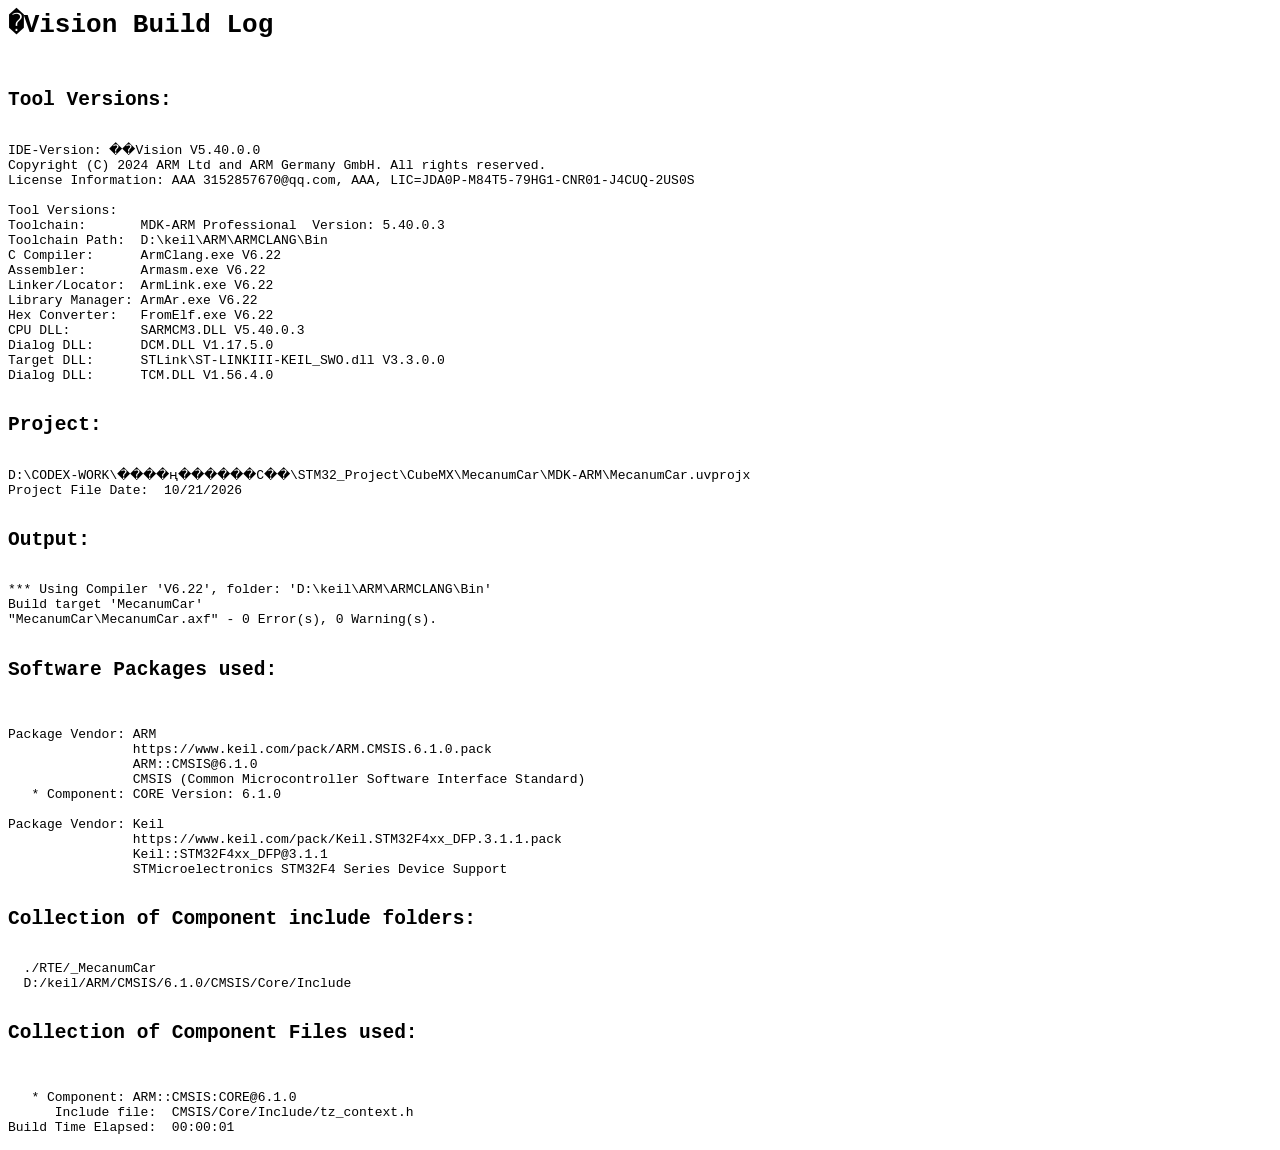
<file: STM32_Project/CubeMX/MecanumCar/MDK-ARM/MecanumCar/MecanumCar.build_log.htm>
<html>
<body>
<pre>
<h1>�Vision Build Log</h1>
<h2>Tool Versions:</h2>
IDE-Version: ��Vision V5.40.0.0
Copyright (C) 2024 ARM Ltd and ARM Germany GmbH. All rights reserved.
License Information: AAA 3152857670@qq.com, AAA, LIC=JDA0P-M84T5-79HG1-CNR01-J4CUQ-2US0S
 
Tool Versions:
Toolchain:       MDK-ARM Professional  Version: 5.40.0.3
Toolchain Path:  D:\keil\ARM\ARMCLANG\Bin
C Compiler:      ArmClang.exe V6.22
Assembler:       Armasm.exe V6.22
Linker/Locator:  ArmLink.exe V6.22
Library Manager: ArmAr.exe V6.22
Hex Converter:   FromElf.exe V6.22
CPU DLL:         SARMCM3.DLL V5.40.0.3
Dialog DLL:      DCM.DLL V1.17.5.0
Target DLL:      STLink\ST-LINKIII-KEIL_SWO.dll V3.3.0.0
Dialog DLL:      TCM.DLL V1.56.4.0
 
<h2>Project:</h2>
D:\CODEX-WORK\����ң������С��\STM32_Project\CubeMX\MecanumCar\MDK-ARM\MecanumCar.uvprojx
Project File Date:  10/21/2026

<h2>Output:</h2>
*** Using Compiler 'V6.22', folder: 'D:\keil\ARM\ARMCLANG\Bin'
Build target 'MecanumCar'
"MecanumCar\MecanumCar.axf" - 0 Error(s), 0 Warning(s).

<h2>Software Packages used:</h2>

Package Vendor: ARM
                https://www.keil.com/pack/ARM.CMSIS.6.1.0.pack
                ARM::CMSIS@6.1.0
                CMSIS (Common Microcontroller Software Interface Standard)
   * Component: CORE Version: 6.1.0

Package Vendor: Keil
                https://www.keil.com/pack/Keil.STM32F4xx_DFP.3.1.1.pack
                Keil::STM32F4xx_DFP@3.1.1
                STMicroelectronics STM32F4 Series Device Support

<h2>Collection of Component include folders:</h2>
  ./RTE/_MecanumCar
  D:/keil/ARM/CMSIS/6.1.0/CMSIS/Core/Include

<h2>Collection of Component Files used:</h2>

   * Component: ARM::CMSIS:CORE@6.1.0
      Include file:  CMSIS/Core/Include/tz_context.h
Build Time Elapsed:  00:00:01
</pre>
</body>
</html>
</file>
<file: visualization/style.css>
﻿:root {
  --ink: #090c10;
  --ink-2: #0d1218;
  --surface: #11171e;
  --surface-2: #161e27;
  --surface-3: #1c2631;
  --line: #293641;
  --line-soft: #202b35;
  --text: #edf2f5;
  --muted: #8d9ba7;
  --dim: #667582;
  --amber: #ffb45c;
  --amber-soft: rgba(255, 180, 92, .14);
  --cyan: #5cd6d0;
  --cyan-soft: rgba(92, 214, 208, .12);
  --violet: #a596ff;
  --red: #ff6f7d;
  --green: #8bd17c;
  --radius: 4px;
  --mono: "Cascadia Mono", "Cascadia Code", Consolas, "Courier New", monospace;
  --sans: Bahnschrift, "Microsoft YaHei", "PingFang SC", Arial, sans-serif;
  --display: Bahnschrift, "Microsoft YaHei", "PingFang SC", Arial, sans-serif;
  --shadow: 0 20px 60px rgba(0, 0, 0, .26);
}

* { box-sizing: border-box; }
html { scroll-behavior: smooth; }
body {
  margin: 0;
  min-width: 320px;
  color: var(--text);
  background:
    radial-gradient(circle at 78% -8%, rgba(92, 214, 208, .08), transparent 30rem),
    radial-gradient(circle at 8% 16%, rgba(255, 180, 92, .05), transparent 26rem),
    var(--ink);
  font-family: var(--sans);
  line-height: 1.65;
  -webkit-font-smoothing: antialiased;
}
body::before {
  content: "";
  position: fixed;
  inset: 0;
  z-index: -1;
  pointer-events: none;
  background-image:
    linear-gradient(rgba(125, 151, 169, .035) 1px, transparent 1px),
    linear-gradient(90deg, rgba(125, 151, 169, .035) 1px, transparent 1px);
  background-size: 42px 42px;
  mask-image: linear-gradient(to bottom, rgba(0,0,0,.8), transparent 70%);
}
::selection { background: var(--amber); color: var(--ink); }
a { color: inherit; text-decoration: none; }
button, input, select, textarea { font: inherit; }
button, a { -webkit-tap-highlight-color: transparent; }
button { color: inherit; }
img { max-width: 100%; display: block; }
code, pre, .mono { font-family: var(--mono); }
code { color: #c7e8e5; font-size: .9em; }
h1, h2, h3, p { margin-top: 0; }
h1 { font-family: var(--display); font-weight: 650; letter-spacing: -.045em; line-height: .98; }
h2 { font-family: var(--display); font-weight: 600; letter-spacing: -.025em; line-height: 1.15; font-size: clamp(1.55rem, 3vw, 2.4rem); margin-bottom: .6rem; }
h3 { font-size: 1rem; letter-spacing: -.01em; margin-bottom: .3rem; }
p { color: var(--muted); }
:focus-visible { outline: 2px solid var(--cyan); outline-offset: 3px; }

.sr-only {
  position: absolute; width: 1px; height: 1px; padding: 0; margin: -1px;
  overflow: hidden; clip: rect(0, 0, 0, 0); white-space: nowrap; border: 0;
}
.skip-link {
  position: fixed; left: 16px; top: 12px; z-index: 100;
  transform: translateY(-160%); padding: 10px 14px; border-radius: 3px;
  background: var(--amber); color: var(--ink); font-weight: 700;
}
.skip-link:focus { transform: translateY(0); }

.app-shell {
  width: min(1560px, 100%);
  margin: 0 auto;
  display: grid;
  grid-template-columns: 232px minmax(0, 1fr);
  grid-template-rows: auto 1fr;
  grid-template-areas: "nav top" "nav main";
}
.topbar {
  grid-area: top;
  height: 76px;
  display: flex;
  align-items: center;
  gap: 24px;
  padding: 0 42px;
  border-bottom: 1px solid var(--line-soft);
  background: rgba(9, 12, 16, .76);
  backdrop-filter: blur(14px);
  position: sticky;
  top: 0;
  z-index: 30;
}
.brand { display: inline-flex; align-items: center; gap: 12px; min-width: 0; }
.brand-mark {
  width: 32px; height: 32px; display: grid; grid-template-columns: repeat(2, 1fr);
  gap: 3px; padding: 5px; border: 1px solid var(--line); background: var(--surface);
}
.brand-mark i { display: block; background: var(--cyan); opacity: .9; }
.brand-mark i:nth-child(2), .brand-mark i:nth-child(3) { background: var(--amber); }
.brand-text { display: flex; flex-direction: column; line-height: 1.15; }
.brand-text strong { font-family: var(--mono); font-size: .78rem; letter-spacing: .12em; color: var(--text); }
.brand-text small { font-size: .68rem; color: var(--muted); margin-top: 4px; }
.topbar-status {
  margin-left: auto; display: inline-flex; align-items: center; gap: 9px;
  font-family: var(--mono); font-size: .66rem; letter-spacing: .07em; color: var(--muted);
}
.status-dot { width: 7px; height: 7px; border-radius: 50%; background: var(--cyan); box-shadow: 0 0 14px var(--cyan); }
.status-sep { width: 1px; height: 16px; background: var(--line); margin: 0 4px; }
.menu-toggle { display: none; border: 1px solid var(--line); background: var(--surface); width: 40px; height: 36px; padding: 9px; cursor: pointer; }
.menu-toggle span:not(.sr-only) { display: block; height: 1px; background: var(--text); margin: 4px 0; transition: transform .2s ease, opacity .2s ease; }

.side-nav {
  grid-area: nav;
  position: sticky;
  top: 0;
  height: 100vh;
  display: flex;
  flex-direction: column;
  padding: 30px 20px 22px 28px;
  border-right: 1px solid var(--line-soft);
  background: rgba(9, 12, 16, .56);
  z-index: 40;
}
.nav-label, .eyebrow {
  font-family: var(--mono); font-size: .64rem; letter-spacing: .13em;
  color: var(--amber); text-transform: uppercase;
}
.nav-label { margin: 2px 0 22px; }
.nav-list { display: flex; flex-direction: column; gap: 4px; }
.nav-link {
  display: grid; grid-template-columns: 28px 1fr; align-items: center;
  gap: 8px; min-height: 36px; padding: 4px 9px; color: var(--muted);
  border-left: 1px solid transparent; font-size: .84rem; transition: color .18s ease, background .18s ease, border-color .18s ease;
}
.nav-link span { font-family: var(--mono); font-size: .62rem; color: var(--dim); }
.nav-link:hover, .nav-link:focus-visible { color: var(--text); background: var(--surface); }
.nav-link.is-active { color: var(--text); border-left-color: var(--amber); background: var(--amber-soft); }
.nav-link.is-active span { color: var(--amber); }
.nav-foot { margin-top: auto; color: var(--dim); font-size: .72rem; line-height: 1.5; }
.nav-foot p { margin: 12px 0 0; color: var(--dim); }
.mini-rule { display: block; width: 32px; height: 1px; background: var(--line); }

main { grid-area: main; min-width: 0; padding: 0 42px; }
.section { padding: 78px 0; border-bottom: 1px solid var(--line-soft); scroll-margin-top: 94px; }
.hero { min-height: calc(100vh - 76px); display: grid; grid-template-columns: minmax(0, 1.1fr) minmax(360px, .9fr); gap: 52px; align-items: center; }
.hero-copy { max-width: 720px; }
.eyebrow { margin-bottom: 18px; }
.hero h1 { font-size: clamp(2.7rem, 5.1vw, 4.8rem); margin: 0 0 24px; color: var(--text); }
.display-outline { color: transparent; -webkit-text-stroke: 1px #80919e; text-stroke: 1px #80919e; }
.hero-lede { max-width: 600px; font-size: 1rem; line-height: 1.8; margin-bottom: 28px; color: #a9b5bf; }
.hero-actions, .button-row { display: flex; flex-wrap: wrap; gap: 10px; align-items: center; }
.button {
  display: inline-flex; align-items: center; justify-content: center; min-height: 42px;
  padding: 0 18px; border: 1px solid var(--amber); background: var(--amber); color: var(--ink);
  font-weight: 700; font-size: .82rem; cursor: pointer; border-radius: 2px;
  transition: background .18s ease, color .18s ease, transform .18s ease;
}
.button:hover { background: #ffd08d; transform: translateY(-1px); }
.button.ghost { background: transparent; color: var(--text); border-color: var(--line); }
.button.ghost:hover { border-color: var(--cyan); color: var(--cyan); background: var(--cyan-soft); }
.text-button { margin-top: 12px; padding: 0; border: 0; background: none; color: var(--cyan); cursor: pointer; font-size: .76rem; }
.text-button:hover { text-decoration: underline; }
.hero-metrics { display: grid; grid-template-columns: repeat(4, minmax(0, 1fr)); gap: 0; margin-top: 38px; border-top: 1px solid var(--line); }
.metric { padding: 15px 14px 0 0; border-right: 1px solid var(--line); }
.metric:last-child { border-right: 0; }
.metric strong { display: block; font-family: var(--mono); font-size: 1.35rem; color: var(--text); line-height: 1.2; }
.metric small { font-size: .68em; color: var(--muted); margin-left: 2px; }
.metric span { display: block; font-size: .7rem; color: var(--dim); margin-top: 5px; }

.hero-board {
  position: relative; padding: 16px; background: linear-gradient(145deg, rgba(22, 30, 39, .92), rgba(12, 17, 23, .86));
  border: 1px solid var(--line); box-shadow: var(--shadow); border-radius: 2px;
}
.hero-board::after { content: ""; position: absolute; right: -1px; top: 28px; width: 2px; height: 72px; background: var(--amber); }
.board-head, .board-foot, .panel-title { display: flex; justify-content: space-between; gap: 12px; align-items: center; font-family: var(--mono); font-size: .62rem; letter-spacing: .1em; color: var(--dim); }
.board-head { border-bottom: 1px solid var(--line-soft); padding: 2px 2px 12px; }
.board-live { color: var(--cyan); display: inline-flex; align-items: center; gap: 6px; }
.board-live i { width: 6px; height: 6px; border-radius: 50%; background: var(--cyan); animation: live-pulse 2.8s ease-in-out infinite; }
@keyframes live-pulse { 0%, 100% { opacity: .45; box-shadow: 0 0 0 0 rgba(92,214,208,0); } 50% { opacity: 1; box-shadow: 0 0 0 5px rgba(92,214,208,.08); } }
.signal-chain { display: grid; grid-template-columns: repeat(4, minmax(0, 1fr) 18px) minmax(0, 1fr); align-items: center; padding: 17px 4px 10px; gap: 4px; overflow: hidden; }
.signal-node { min-width: 0; padding: 9px 6px; border: 1px solid var(--line); background: rgba(9, 12, 16, .6); }
.signal-node b { display: block; font-family: var(--mono); font-size: .7rem; color: var(--text); }
.signal-node small { display: block; margin-top: 3px; font-size: .56rem; color: var(--dim); white-space: nowrap; overflow: hidden; text-overflow: ellipsis; }
.signal-node.accent { border-color: rgba(92, 214, 208, .62); }
.signal-node.warm { border-color: rgba(255, 180, 92, .62); }
.signal-link { height: 1px; background: var(--line); position: relative; }
.signal-link i { position: absolute; top: -2px; left: 0; width: 5px; height: 5px; border-radius: 50%; background: var(--cyan); animation: link-travel 3.2s linear infinite; }
.signal-link:nth-of-type(4) i { animation-delay: .7s; }
.signal-link:nth-of-type(6) i { animation-delay: 1.4s; }
.signal-link:nth-of-type(8) i { animation-delay: 2.1s; }
@keyframes link-travel { from { left: 0; opacity: 0; } 15% { opacity: 1; } to { left: calc(100% - 5px); opacity: 0; } }
.vehicle-wrap { margin-top: 10px; border: 1px solid var(--line-soft); background: #0c1117; }
.vehicle-sketch { width: 100%; color: #62727f; }
.board-foot { border-top: 1px solid var(--line-soft); padding: 12px 2px 2px; }

.section-head { display: grid; grid-template-columns: 42px minmax(0, 1fr); gap: 16px; margin-bottom: 30px; }
.section-index { font-family: var(--mono); font-size: .72rem; color: var(--amber); padding-top: 5px; }
.section-head p { max-width: 680px; margin-bottom: 0; }
.section-head h2 + p { margin-top: 0; }
.split-grid { display: grid; grid-template-columns: minmax(0, 1.12fr) minmax(300px, .88fr); gap: 22px; align-items: start; }
.diagram-frame { margin: 0; padding: 14px; border: 1px solid var(--line); background: var(--surface); border-radius: 2px; overflow: hidden; }
.diagram-frame img { background: #0b0f14; width: 100%; height: auto; }
.diagram-frame figcaption { padding-top: 10px; border-top: 1px solid var(--line-soft); margin-top: 10px; font-family: var(--mono); font-size: .64rem; color: var(--dim); letter-spacing: .08em; }
.diagram-frame.compact img { max-height: 520px; object-fit: contain; }
.diagram-frame.tiny { padding: 8px; margin-top: 22px; }
.diagram-frame.tiny figcaption { display: none; }
.layer-stack { display: flex; flex-direction: column; border-top: 1px solid var(--line); }
.layer-row { display: grid; grid-template-columns: 42px minmax(0, 1fr); gap: 12px; padding: 16px 0; border-bottom: 1px solid var(--line); }
.layer-row h3 { font-size: .92rem; margin: 0 0 4px; }
.layer-row p { margin: 0; font-size: .8rem; line-height: 1.6; }
.layer-code { color: var(--cyan); font-family: var(--mono); font-size: .68rem; padding-top: 2px; }
.flow-panel { margin-top: 24px; padding: 16px; border: 1px solid var(--line); background: rgba(17, 23, 30, .6); }
.panel-title { color: var(--muted); padding-bottom: 12px; }
.algo-badge { display: inline-flex; align-items: center; width: fit-content; min-height: 22px; padding: 2px 7px; border: 1px solid rgba(255, 180, 92, .45); color: var(--amber); background: var(--amber-soft); font-size: .6rem; letter-spacing: .06em; }
.algo-badge.inline { min-height: 18px; padding: 0 5px; vertical-align: 1px; font-size: .58rem; }
.flow-steps { display: grid; grid-template-columns: repeat(6, minmax(0, 1fr)); gap: 7px; margin-top: 14px; }
.flow-steps div { min-width: 0; padding: 9px; border-top: 1px solid var(--line); }
.flow-steps b { display: block; font-family: var(--mono); color: var(--amber); font-size: .63rem; margin-bottom: 7px; }
.flow-steps span { display: block; font-size: .76rem; color: var(--text); }
.flow-steps code { display: block; margin-top: 4px; font-size: .62rem; color: var(--dim); white-space: nowrap; overflow: hidden; text-overflow: ellipsis; }

.filter-bar { display: flex; flex-wrap: wrap; gap: 6px; margin-bottom: 18px; }
.filter-button { padding: 7px 11px; border: 1px solid var(--line); background: transparent; color: var(--muted); cursor: pointer; font-size: .72rem; }
.filter-button:hover { color: var(--text); border-color: var(--dim); }
.filter-button.is-active { color: var(--ink); background: var(--amber); border-color: var(--amber); }
.code-grid { display: grid; grid-template-columns: repeat(3, minmax(0, 1fr)); gap: 10px; }
.code-card { min-height: 190px; padding: 15px; border: 1px solid var(--line); background: var(--surface); display: flex; flex-direction: column; transition: border-color .18s ease, transform .18s ease; }
.code-card:hover { border-color: var(--dim); transform: translateY(-2px); }
.code-card-top { display: flex; justify-content: space-between; gap: 8px; margin-bottom: 16px; font-family: var(--mono); font-size: .61rem; color: var(--dim); }
.code-layer { color: var(--cyan); }
.code-card h3 { font-family: var(--mono); font-size: .82rem; color: var(--text); }
.code-card p { font-size: .76rem; line-height: 1.6; margin-bottom: 12px; }
.code-card .necessity { color: #9aa9b4; }
.code-card footer { display: flex; justify-content: space-between; gap: 8px; align-items: end; margin-top: auto; padding-top: 11px; border-top: 1px solid var(--line-soft); }
.code-card footer span { font-size: .65rem; color: var(--dim); }
.code-card footer code { font-size: .61rem; color: var(--amber); text-align: right; }

.toolbar { display: flex; justify-content: space-between; align-items: center; gap: 12px; margin-bottom: 14px; }
.search-box { display: flex; align-items: center; gap: 8px; width: min(440px, 100%); border: 1px solid var(--line); background: var(--surface); padding: 0 12px; }
.search-icon { width: 10px; height: 10px; border: 1px solid var(--muted); border-radius: 50%; position: relative; flex: 0 0 auto; }
.search-icon::after { content: ""; position: absolute; width: 5px; height: 1px; background: var(--muted); transform: rotate(45deg); right: -4px; bottom: -2px; }
.search-box input { width: 100%; height: 40px; border: 0; background: transparent; color: var(--text); outline: none; font-size: .8rem; }
.toolbar-note { font-family: var(--mono); font-size: .64rem; color: var(--dim); }
.table-wrap { overflow-x: auto; border: 1px solid var(--line); }
.data-table { width: 100%; min-width: 850px; border-collapse: collapse; font-size: .76rem; }
.data-table th, .data-table td { padding: 11px 12px; text-align: left; vertical-align: top; border-bottom: 1px solid var(--line-soft); }
.data-table th { position: sticky; top: 0; background: var(--surface-2); color: var(--muted); font-family: var(--mono); font-size: .62rem; letter-spacing: .05em; font-weight: 400; z-index: 1; }
.data-table td { color: #b8c3cb; }
.data-table tr:last-child td { border-bottom: 0; }
.data-table tr:hover td { background: rgba(92, 214, 208, .035); }
.data-table td:first-child { color: var(--cyan); font-family: var(--mono); font-size: .69rem; white-space: nowrap; }
.data-table td:nth-child(2) { color: var(--amber); font-family: var(--mono); white-space: nowrap; }
.data-table td:nth-child(3) { color: var(--dim); white-space: nowrap; }

.wizard-grid { display: grid; grid-template-columns: minmax(260px, .78fr) minmax(0, 1.22fr); gap: 22px; }
.wizard-steps { display: flex; flex-direction: column; border-top: 1px solid var(--line); }
.wizard-step { display: grid; grid-template-columns: 42px 1fr; gap: 10px; padding: 17px 0; border-bottom: 1px solid var(--line); }
.wizard-step > span { font-family: var(--mono); font-size: .7rem; color: var(--dim); }
.wizard-step h3 { font-size: .9rem; }
.wizard-step p { margin: 0; font-size: .76rem; }
.wizard-step.is-current > span { color: var(--amber); }
.wizard-step.is-current h3 { color: var(--amber); }
.calibration-panel, .control-panel, .sim-controls, .protocol-builder, .protocol-parser { padding: 17px; border: 1px solid var(--line); background: var(--surface); }
.form-grid { display: grid; grid-template-columns: repeat(2, minmax(0, 1fr)); gap: 12px; margin-top: 16px; }
.form-grid label, .select-label { display: flex; flex-direction: column; gap: 6px; color: var(--muted); font-size: .72rem; }
input[type="number"], input[type="text"], select, textarea {
  width: 100%; min-height: 40px; border: 1px solid var(--line); background: #0d1218; color: var(--text);
  padding: 8px 10px; outline: none; border-radius: 2px;
}
input[type="number"]:focus, input[type="text"]:focus, select:focus, textarea:focus { border-color: var(--cyan); }
textarea { resize: vertical; line-height: 1.6; }
.calc-result { display: grid; grid-template-columns: 1fr auto; align-items: end; gap: 3px 12px; margin-top: 14px; padding: 12px 14px; border-left: 2px solid var(--cyan); background: var(--cyan-soft); }
.calc-result span { grid-column: 1; font-size: .7rem; color: var(--muted); }
.calc-result strong { grid-column: 1; grid-row: 2; font-family: var(--mono); font-size: 1.7rem; line-height: 1; color: var(--cyan); }
.calc-result small { grid-column: 2; grid-row: 2; text-align: right; color: var(--dim); font-size: .67rem; }
.calc-result.warm { border-left-color: var(--amber); background: var(--amber-soft); }
.calc-result.warm strong { color: var(--amber); }
.panel-divider { height: 1px; background: var(--line); margin: 20px 0 0; }
.form-note { margin: 12px 0 0; font-size: .67rem; color: var(--dim); }

.kinematics-grid, .pid-grid, .protocol-grid { display: grid; grid-template-columns: minmax(280px, .85fr) minmax(0, 1.15fr); gap: 22px; align-items: start; }
.slider-row { display: grid; grid-template-columns: 1fr auto; gap: 5px 12px; align-items: center; margin-bottom: 19px; }
.slider-row label { font-size: .78rem; color: var(--muted); }
.slider-row output { font-family: var(--mono); color: var(--amber); font-size: .75rem; }
.slider-row input[type="range"] { grid-column: 1 / -1; width: 100%; accent-color: var(--amber); cursor: pointer; }
.formula-block { margin-top: 26px; padding-top: 15px; border-top: 1px solid var(--line); display: flex; flex-direction: column; gap: 5px; }
.formula-block > span { font-family: var(--mono); font-size: .6rem; letter-spacing: .1em; color: var(--dim); margin-bottom: 4px; }
.formula-block code { color: #b6d9d5; font-size: .72rem; }
.formula-block small { margin-top: 7px; color: var(--dim); font-size: .65rem; }
.kinematics-visual { border: 1px solid var(--line); background: var(--surface); padding: 14px; }
.kinematics-visual svg { width: 100%; max-height: 380px; }
.wheel-visual rect { fill: #121b23; stroke: #5cd6d0; stroke-width: 1.5; }
.wheel-visual text { fill: var(--amber); font-family: var(--mono); font-size: 11px; }
.wheel-visual .wheel-value { fill: var(--text); text-anchor: middle; font-size: 12px; }
.wheel-visual.is-negative rect { stroke: var(--red); }
.wheel-visual.is-positive rect { stroke: var(--cyan); }
.motion-arrow { stroke: var(--cyan); stroke-width: 2; }
.wheel-bars { display: grid; grid-template-columns: repeat(4, 1fr); gap: 8px; margin-top: 10px; }
.wheel-bar { padding: 8px; border: 1px solid var(--line-soft); text-align: center; }
.wheel-bar span { display: block; font-family: var(--mono); font-size: .65rem; color: var(--dim); }
.wheel-bar b { display: block; margin-top: 3px; font-family: var(--mono); font-size: .8rem; color: var(--text); }
.wheel-bar i { display: block; height: 3px; margin-top: 7px; background: var(--line); position: relative; overflow: hidden; }
.wheel-bar i::after { content: ""; position: absolute; inset: 0 auto 0 50%; background: var(--cyan); width: var(--fill, 0%); transform: translateX(-50%); }
.wheel-bar.is-negative i::after { background: var(--red); }

.pid-legend { display: flex; align-items: center; gap: 7px; margin-top: 18px; font-size: .68rem; color: var(--dim); }
.legend-line { width: 18px; height: 2px; display: inline-block; }
.legend-line.target { background: var(--cyan); }
.legend-line.actual { background: var(--amber); margin-left: 8px; }
.chart-panel { border: 1px solid var(--line); background: var(--surface); padding: 14px; }
#pid-chart { width: 100%; height: auto; display: block; background: #0c1117; border: 1px solid var(--line-soft); }
.pid-stats { display: flex; flex-wrap: wrap; gap: 8px 20px; padding-top: 12px; font-size: .68rem; color: var(--muted); }
.pid-stats strong { color: var(--text); font-family: var(--mono); font-weight: 400; }

.protocol-fields { margin-top: 14px; }
.protocol-builder .select-label { margin-top: 2px; }
.select-label { margin-bottom: 12px; }
.code-output-label { margin: 16px 0 7px; font-family: var(--mono); font-size: .6rem; letter-spacing: .08em; color: var(--dim); }
.code-output { min-height: 48px; margin: 0; padding: 12px; border: 1px solid var(--line); background: #090d12; color: var(--amber); font-size: .75rem; white-space: pre-wrap; overflow-wrap: anywhere; }
.parse-result { min-height: 92px; margin-top: 13px; padding: 12px; border: 1px solid var(--line); background: #0c1117; font-size: .75rem; color: var(--muted); }
.parse-result strong { color: var(--cyan); }
.parse-result .bad { color: var(--red); }
.parse-result dl { display: grid; grid-template-columns: 80px 1fr; gap: 4px 10px; margin: 8px 0 0; }
.parse-result dt { color: var(--dim); font-family: var(--mono); font-size: .65rem; }
.parse-result dd { margin: 0; color: var(--text); font-family: var(--mono); font-size: .7rem; }

.trouble-list { border-top: 1px solid var(--line); }
.trouble-item { border-bottom: 1px solid var(--line); }
.trouble-item summary { display: flex; gap: 14px; align-items: center; padding: 17px 4px; cursor: pointer; list-style: none; color: var(--text); font-size: .9rem; }
.trouble-item summary::-webkit-details-marker { display: none; }
.trouble-item summary::after { content: "+"; margin-left: auto; color: var(--amber); font-family: var(--mono); font-size: 1.1rem; }
.trouble-item[open] summary::after { content: "−"; }
.trouble-item summary span { color: var(--dim); font-family: var(--mono); font-size: .65rem; }
.trouble-item summary small { margin-left: 10px; color: var(--dim); font-size: .66rem; font-weight: 400; }
.trouble-body { display: grid; grid-template-columns: repeat(2, minmax(0, 1fr)); gap: 10px 22px; padding: 0 20px 20px 42px; }
.trouble-body p { margin: 0; font-size: .77rem; }
.trouble-body b { display: block; margin-bottom: 3px; color: var(--muted); font-size: .68rem; font-weight: 400; }

.manual-section { border-bottom: 0; }
.manual-grid { display: grid; grid-template-columns: repeat(3, minmax(0, 1fr)); gap: 12px; }
.manual-card { display: flex; flex-direction: column; min-height: 210px; padding: 18px; border: 1px solid var(--line); background: linear-gradient(145deg, var(--surface), #0d1218); transition: border-color .18s ease, transform .18s ease; }
.manual-card:hover { border-color: var(--amber); transform: translateY(-3px); }
.manual-card > span { font-family: var(--mono); font-size: .6rem; letter-spacing: .1em; color: var(--dim); }
.manual-card h3 { margin-top: 30px; font-size: 1.15rem; }
.manual-card p { font-size: .78rem; line-height: 1.65; }
.manual-card b { margin-top: auto; color: var(--amber); font-size: .72rem; font-weight: 400; }
.site-footer { display: flex; justify-content: space-between; gap: 20px; padding: 26px 0 38px; border-top: 1px solid var(--line); font-size: .68rem; color: var(--dim); }
.site-footer strong { display: block; font-family: var(--mono); color: var(--muted); font-size: .68rem; letter-spacing: .09em; }
.site-footer span { display: block; margin-top: 4px; }
.footer-right { text-align: right; }
.footer-right a { color: var(--amber); }

/* 教学手册页面 */
.manual-page { background: var(--ink); }
.manual-page::before { display: none; }
.manual-shell { width: min(1120px, calc(100% - 40px)); margin: 0 auto; padding: 28px 0 80px; }
.manual-topbar { display: flex; align-items: center; justify-content: space-between; gap: 18px; padding: 12px 0 24px; border-bottom: 1px solid var(--line); }
.manual-topbar .brand-text strong { font-size: .78rem; }
.manual-back { color: var(--amber); font-size: .76rem; }
.manual-reader { max-width: 820px; margin: 40px auto 0; }
.manual-reader h1 { font-size: clamp(2rem, 5vw, 3.6rem); line-height: 1.08; margin-bottom: 20px; }
.manual-reader h2 { margin-top: 54px; padding-top: 18px; border-top: 1px solid var(--line); font-size: clamp(1.4rem, 3vw, 2rem); }
.manual-reader h3 { margin-top: 30px; color: #d8e1e7; }
.manual-reader h4 { margin-top: 22px; color: var(--amber); }
.manual-reader p, .manual-reader li { color: #b5c0c8; font-size: .9rem; line-height: 1.85; overflow-wrap: anywhere; }
.manual-reader h1, .manual-reader h2, .manual-reader h3, .manual-reader code { overflow-wrap: anywhere; }
.manual-reader strong { color: var(--text); }
.manual-reader a { color: var(--cyan); text-decoration: underline; text-underline-offset: 3px; }
.manual-reader blockquote { margin: 22px 0; padding: 14px 18px; border-left: 2px solid var(--amber); background: var(--amber-soft); }
.manual-reader blockquote p { margin: 0; color: #d8c4a8; }
.manual-reader pre { overflow-x: auto; padding: 16px; border: 1px solid var(--line); background: #0b1016; color: #c7e8e5; font-size: .75rem; line-height: 1.65; }
.manual-reader :not(pre) > code { padding: 2px 5px; background: #111b23; border: 1px solid var(--line-soft); }
.manual-reader table { width: 100%; border-collapse: collapse; margin: 0; font-size: .78rem; }
.manual-reader .table-scroll { max-width: 100%; overflow-x: auto; margin: 18px 0 26px; }
.manual-reader .table-scroll table { min-width: 620px; }
.manual-reader th, .manual-reader td { padding: 9px 10px; border: 1px solid var(--line); text-align: left; vertical-align: top; }
.manual-reader th { background: var(--surface-2); color: var(--muted); font-weight: 400; }
.manual-reader td { color: #b8c3cb; }
.manual-reader img { width: 100%; margin: 16px 0 8px; border: 1px solid var(--line); background: #0b0f14; }
.manual-reader figure { margin: 22px 0; }
.manual-reader figcaption { color: var(--dim); font-size: .72rem; }
.manual-reader ul, .manual-reader ol { padding-left: 1.5em; }
.manual-reader hr { border: 0; border-top: 1px solid var(--line); margin: 36px 0; }
.manual-reader .toc { margin: 24px 0 36px; padding: 18px; border: 1px solid var(--line); background: var(--surface); max-height: 42vh; overflow: auto; }
.manual-reader .toc ul { columns: 2; column-gap: 30px; }
.manual-reader .toc a { color: var(--muted); text-decoration: none; }
.manual-reader .toc a:hover { color: var(--amber); }
.to-top { display: inline-block; margin-top: 30px; color: var(--dim); font-family: var(--mono); font-size: .68rem; }

@media (max-width: 1120px) {
  .app-shell { grid-template-columns: 204px minmax(0, 1fr); }
  .topbar { padding: 0 28px; }
  main { padding: 0 28px; }
  .hero { gap: 30px; }
  .code-grid { grid-template-columns: repeat(2, minmax(0, 1fr)); }
  .flow-steps { grid-template-columns: repeat(3, minmax(0, 1fr)); }
}
@media (max-width: 900px) {
  .app-shell { grid-template-columns: 1fr; grid-template-areas: "top" "main"; }
  .topbar { height: 64px; padding: 0 18px; }
  .menu-toggle { display: block; margin-left: auto; }
  .topbar-status { display: none; }
  .side-nav {
    position: fixed; inset: 64px auto 0 0; width: min(290px, 84vw); height: calc(100vh - 64px);
    transform: translateX(-102%); transition: transform .24s ease; border-right-color: var(--line);
    background: #0b1016; box-shadow: 20px 0 50px rgba(0,0,0,.35); padding-top: 22px;
  }
  .side-nav.is-open { transform: translateX(0); }
  main { padding: 0 18px; }
  .hero { min-height: auto; padding-top: 56px; padding-bottom: 64px; grid-template-columns: 1fr; }
  .hero-board { max-width: 700px; }
  .split-grid, .wizard-grid, .kinematics-grid, .pid-grid, .protocol-grid { grid-template-columns: 1fr; }
  .manual-grid { grid-template-columns: 1fr; }
  .manual-card { min-height: 150px; }
  .section { padding: 58px 0; }
}
@media (max-width: 620px) {
  .hero h1 { font-size: clamp(2.2rem, 11vw, 3.2rem); }
  .hero-lede { font-size: .9rem; }
  .hero-metrics { grid-template-columns: repeat(2, minmax(0, 1fr)); }
  .metric:nth-child(2) { border-right: 0; }
  .metric:nth-child(n + 3) { border-top: 1px solid var(--line); margin-top: 14px; }
  .signal-chain { grid-template-columns: repeat(5, minmax(0, 1fr)); gap: 4px; }
  .signal-link { display: none; }
  .signal-node { padding: 7px 4px; }
  .signal-node b { font-size: .62rem; }
  .signal-node small { font-size: .5rem; }
  .section-head { grid-template-columns: 30px minmax(0, 1fr); gap: 10px; }
  .section-index { font-size: .62rem; }
  .flow-steps { grid-template-columns: repeat(2, minmax(0, 1fr)); }
  .code-grid { grid-template-columns: 1fr; }
  .toolbar { align-items: flex-start; flex-direction: column; }
  .toolbar-note { padding-left: 2px; }
  .form-grid { grid-template-columns: 1fr; }
  .trouble-body { grid-template-columns: 1fr; padding-left: 0; }
  .site-footer { flex-direction: column; }
  .footer-right { text-align: left; }
  .manual-shell { width: min(100% - 28px, 820px); padding-top: 16px; }
  .manual-reader { margin-top: 26px; }
  .manual-reader .toc ul { columns: 1; }
  .manual-reader .table-scroll { -webkit-overflow-scrolling: touch; }
}
@media (prefers-reduced-motion: reduce) {
  html { scroll-behavior: auto; }
  *, *::before, *::after { animation-duration: .001ms !important; animation-iteration-count: 1 !important; transition-duration: .001ms !important; }
}
</file>
